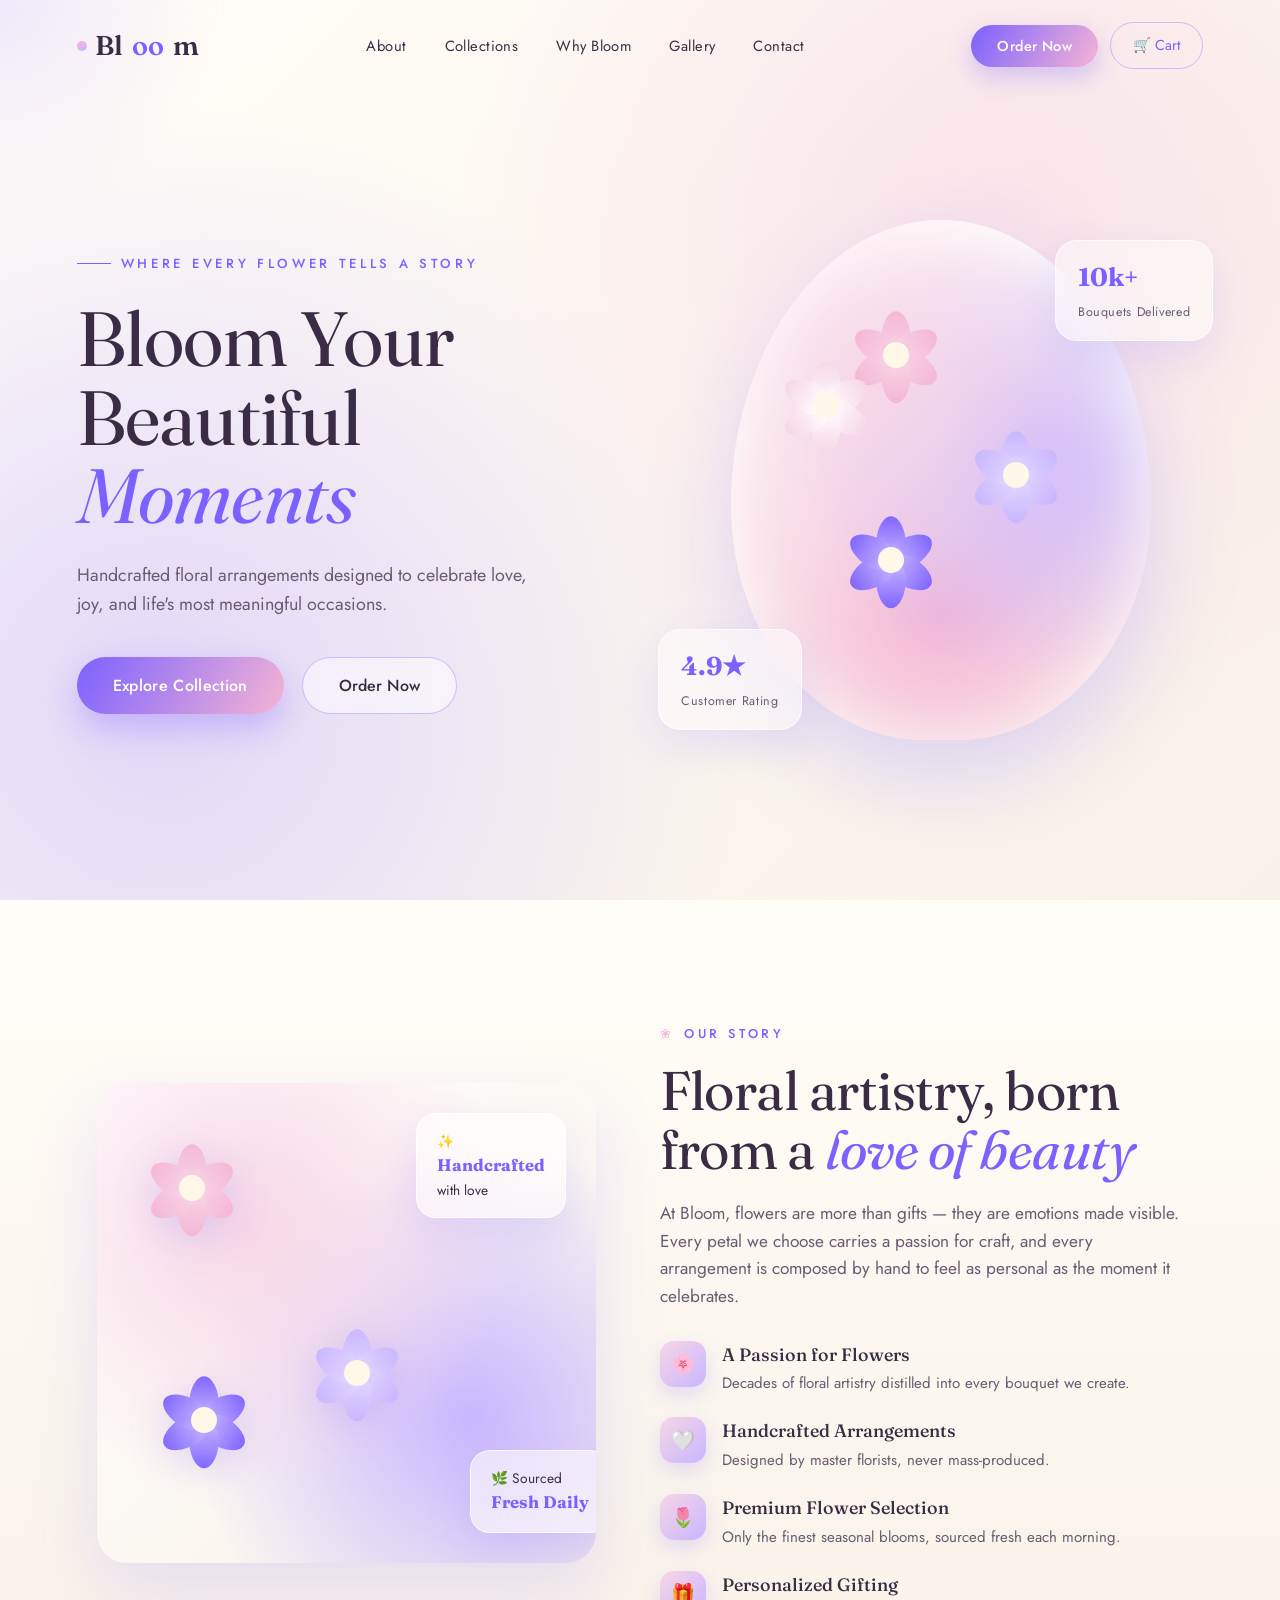
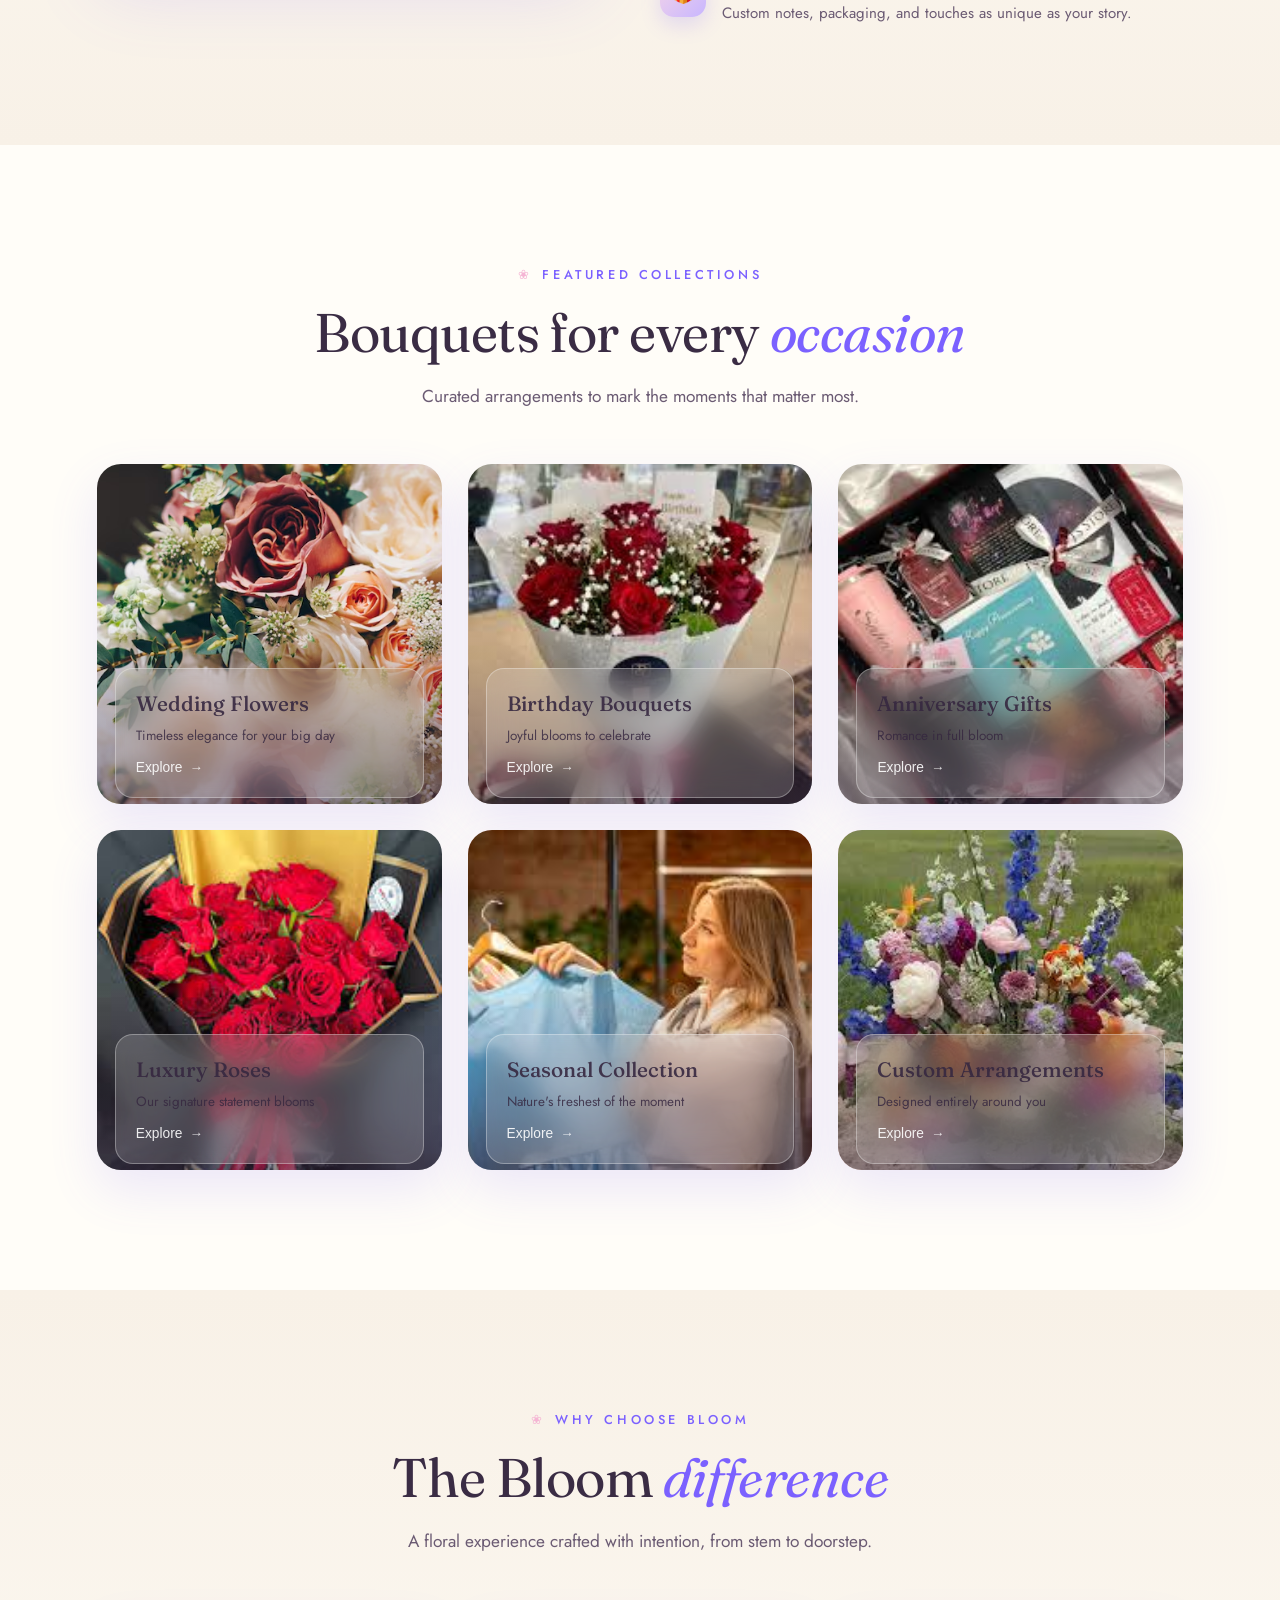
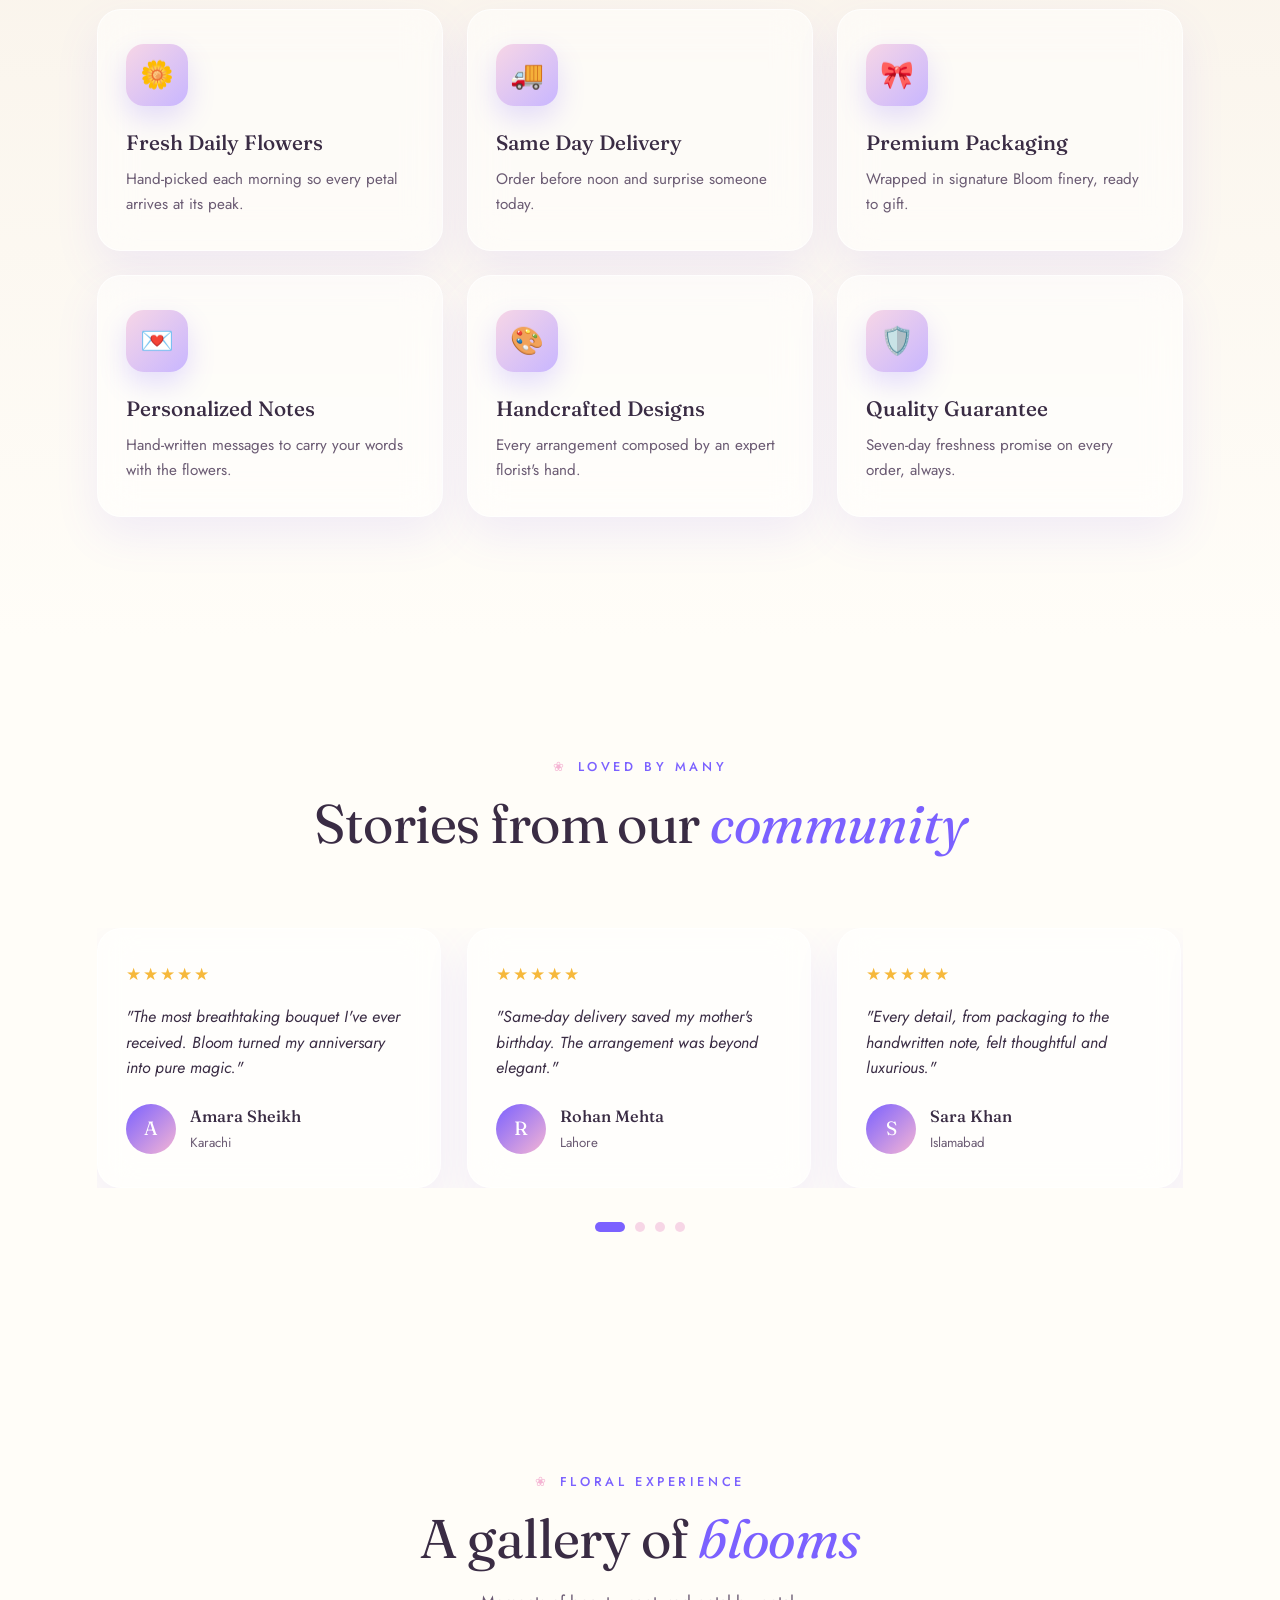
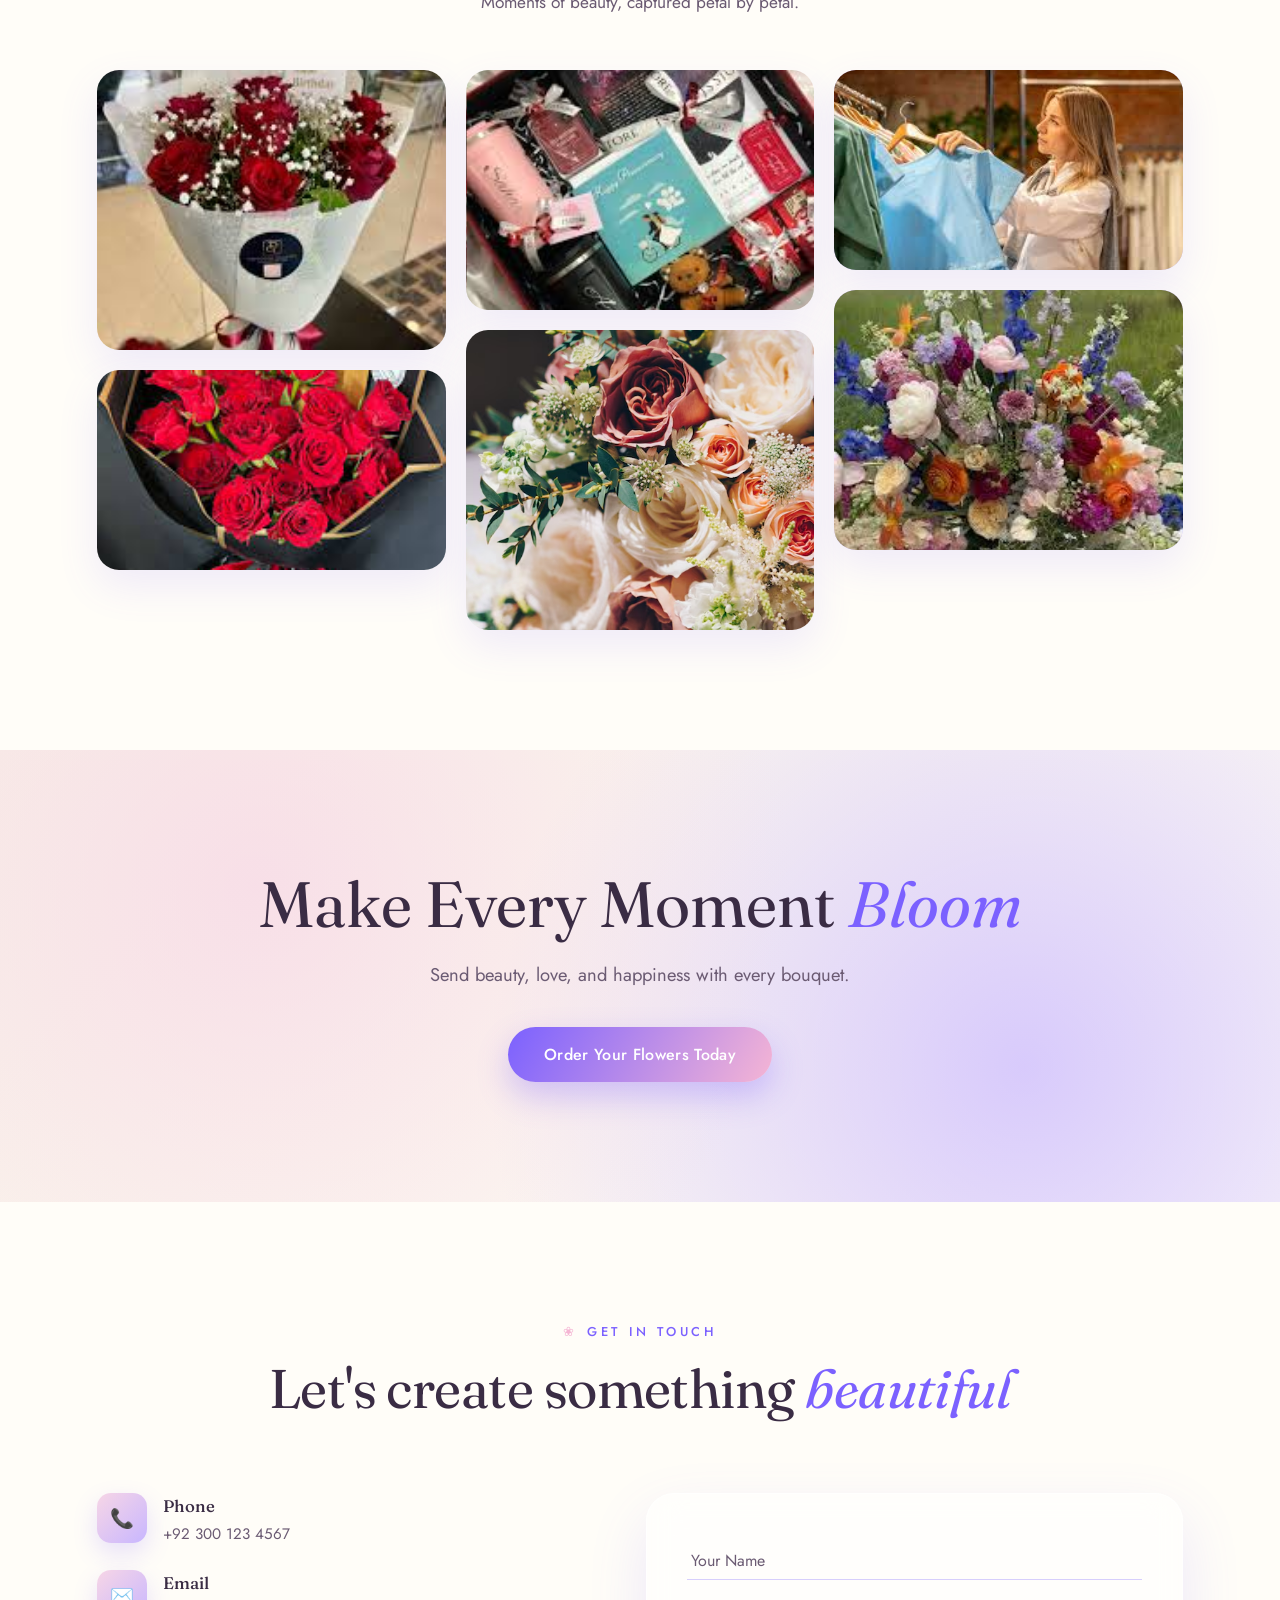
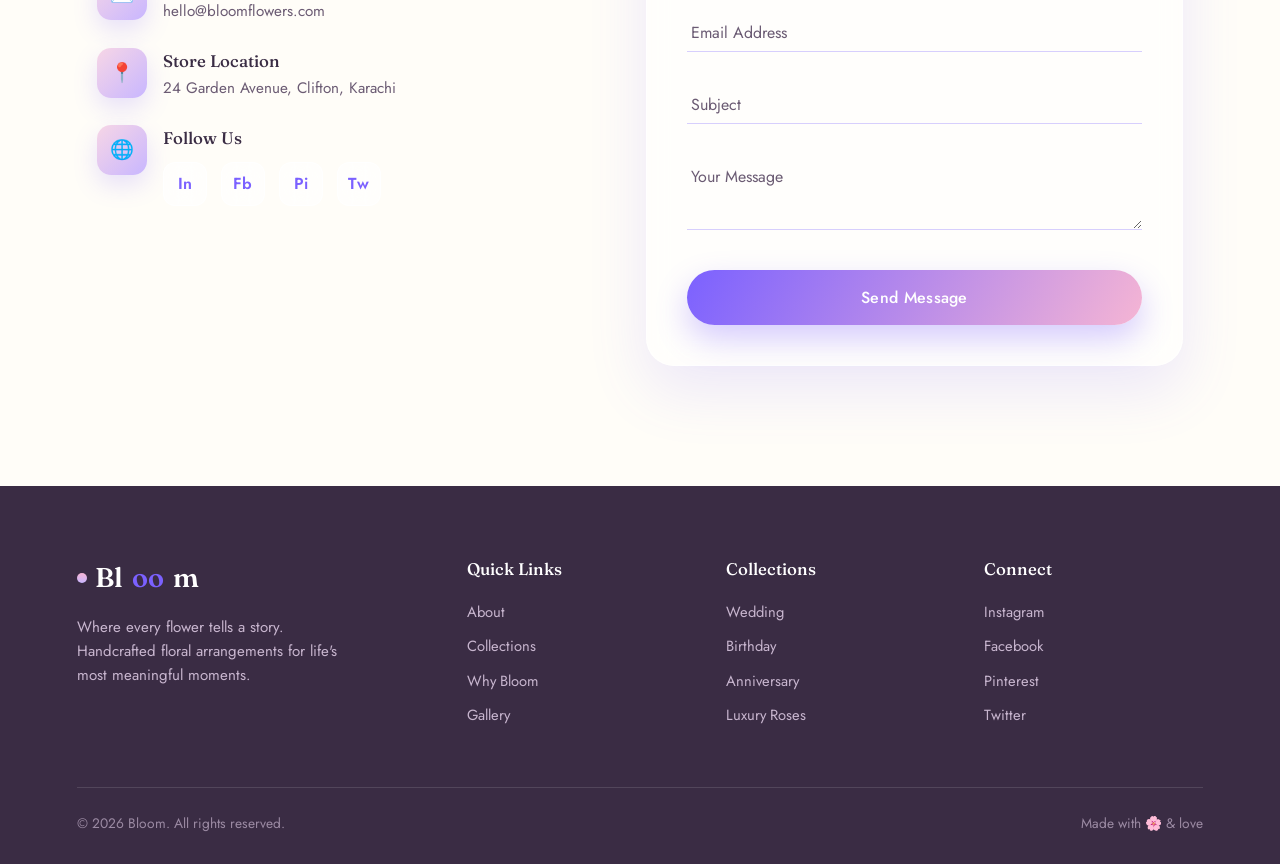
<file: index.html>
<!DOCTYPE html>
<html lang="en">
<head>
<meta charset="UTF-8">
<meta name="viewport" content="width=device-width, initial-scale=1.0">
<title>Bloom — Where Every Flower Tells a Story</title>
<link rel="preconnect" href="https://fonts.googleapis.com">
<link rel="preconnect" href="https://fonts.gstatic.com" crossorigin>
<link href="https://fonts.googleapis.com/css2?family=Fraunces:ital,opsz,wght@0,9..144,300;0,9..144,400;0,9..144,500;0,9..144,600;1,9..144,400&family=Jost:wght@300;400;500;600&display=swap" rel="stylesheet">
<link rel="stylesheet" href="style.css">
<link rel="stylesheet" href="cart.css">
</head>
<body>

<!-- Loader -->
<div id="loader">
  <div class="loader-flower"><span></span><span></span><span></span><span></span><span></span></div>
  <div class="loader-text">Bloom</div>
</div>

<div id="glow"></div>
<div id="petals"></div>
<div id="cart-toast"></div>

<!-- Nav -->
<nav id="nav">
  <div class="logo"><span class="dot"></span> Bl<b>oo</b>m</div>
  <ul class="nav-links">
    <li><a href="#about">About</a></li>
    <li><a href="#collections">Collections</a></li>
    <li><a href="#why">Why Bloom</a></li>
    <li><a href="#gallery">Gallery</a></li>
    <li><a href="#contact">Contact</a></li>
  </ul>
  <div style="display:flex;gap:12px;align-items:center">
    <button class="nav-cta">Order Now</button>
    <a class="nav-cart" href="cart.html">🛒 Cart <span id="cart-badge"></span></a>
  </div>
  <div class="burger"><span></span><span></span><span></span></div>
</nav>

<!-- Hero -->
<header class="hero">
  <div class="hero-grid">
    <div class="hero-text reveal">
      <span class="hero-eyebrow">Where Every Flower Tells a Story</span>
      <h1>Bloom Your<br>Beautiful <em>Moments</em></h1>
      <p class="sub">Handcrafted floral arrangements designed to celebrate love, joy, and life's most meaningful occasions.</p>
      <div class="hero-btns">
        <button class="btn-primary">Explore Collection</button>
        <button class="btn-ghost">Order Now</button>
      </div>
    </div>
    <div class="hero-visual reveal">
      <div class="bouquet">
        <div class="fl fl1"><span></span><span></span><span></span><span></span><span></span><span></span></div>
        <div class="fl fl2"><span></span><span></span><span></span><span></span><span></span><span></span></div>
        <div class="fl fl3"><span></span><span></span><span></span><span></span><span></span><span></span></div>
        <div class="fl fl4"><span></span><span></span><span></span><span></span><span></span><span></span></div>
      </div>
      <div class="glass-stat gs1"><b>10k+</b><small>Bouquets Delivered</small></div>
      <div class="glass-stat gs2"><b>4.9★</b><small>Customer Rating</small></div>
    </div>
  </div>
</header>

<!-- About -->
<section class="about section-pad" id="about">
  <div class="wrap about-grid">
    <div class="about-visual reveal">
      <div class="fl a1"><span></span><span></span><span></span><span></span><span></span><span></span></div>
      <div class="fl a2"><span></span><span></span><span></span><span></span><span></span><span></span></div>
      <div class="fl a3"><span></span><span></span><span></span><span></span><span></span><span></span></div>
      <div class="float-card fc1">🌿 Sourced <b>Fresh Daily</b></div>
      <div class="float-card fc2">✨ <b>Handcrafted</b> with love</div>
    </div>
    <div class="about-text reveal">
      <span class="eyebrow">Our Story</span>
      <h2 class="title">Floral artistry, born from a <em>love of beauty</em></h2>
      <p class="lead">At Bloom, flowers are more than gifts — they are emotions made visible. Every petal we choose carries a passion for craft, and every arrangement is composed by hand to feel as personal as the moment it celebrates.</p>
      <div class="about-points">
        <div class="about-point"><div class="ic">🌸</div><div><h4>A Passion for Flowers</h4><p>Decades of floral artistry distilled into every bouquet we create.</p></div></div>
        <div class="about-point"><div class="ic">🤍</div><div><h4>Handcrafted Arrangements</h4><p>Designed by master florists, never mass-produced.</p></div></div>
        <div class="about-point"><div class="ic">🌷</div><div><h4>Premium Flower Selection</h4><p>Only the finest seasonal blooms, sourced fresh each morning.</p></div></div>
        <div class="about-point"><div class="ic">🎁</div><div><h4>Personalized Gifting</h4><p>Custom notes, packaging, and touches as unique as your story.</p></div></div>
      </div>
    </div>
  </div>
</section>

<!-- Collections -->
<section class="section-pad" id="collections">
  <div class="wrap">
    <div class="center reveal">
      <span class="eyebrow">Featured Collections</span>
      <h2 class="title">Bouquets for every <em>occasion</em></h2>
      <p class="lead">Curated arrangements to mark the moments that matter most.</p>
    </div>
    <div class="coll-grid">
      <article class="coll-card reveal" onclick="location.href='wedding.html'"><div class="coll-bg" style="background-image:url('assests/weeding-image.avif')"></div><div class="coll-overlay"></div><div class="coll-glass"><h3>Wedding Flowers</h3><span>Timeless elegance for your big day</span><br><button class="coll-explore">Explore <span class="arr">→</span></button></div></article>
      <article class="coll-card reveal" onclick="location.href='birthday.html'"><div class="coll-bg" style="background-image:url('assests/birthdaybouqat.jpg')"></div><div class="coll-overlay"></div><div class="coll-glass"><h3>Birthday Bouquets</h3><span>Joyful blooms to celebrate</span><br><button class="coll-explore">Explore <span class="arr">→</span></button></div></article>
      <article class="coll-card reveal" onclick="location.href='anniversary.html'"><div class="coll-bg" style="background-image:url('assests/inniversory-gift.jpg')"></div><div class="coll-overlay"></div><div class="coll-glass"><h3>Anniversary Gifts</h3><span>Romance in full bloom</span><br><button class="coll-explore">Explore <span class="arr">→</span></button></div></article>
      <article class="coll-card reveal" onclick="location.href='luxury-roses.html'"><div class="coll-bg" style="background-image:url('assests/luxury-roses.jpg')"></div><div class="coll-overlay"></div><div class="coll-glass"><h3>Luxury Roses</h3><span>Our signature statement blooms</span><br><button class="coll-explore">Explore <span class="arr">→</span></button></div></article>
      <article class="coll-card reveal" onclick="location.href='seasonal.html'"><div class="coll-bg" style="background-image:url('assests/Seasonal-Collection.jpg')"></div><div class="coll-overlay"></div><div class="coll-glass"><h3>Seasonal Collection</h3><span>Nature's freshest of the moment</span><br><button class="coll-explore">Explore <span class="arr">→</span></button></div></article>
      <article class="coll-card reveal" onclick="location.href='custom.html'"><div class="coll-bg" style="background-image:url('assests/Custom-Arrangements.jpg')"></div><div class="coll-overlay"></div><div class="coll-glass"><h3>Custom Arrangements</h3><span>Designed entirely around you</span><br><button class="coll-explore">Explore <span class="arr">→</span></button></div></article>
    </div>
  </div>
</section>

<!-- Why -->
<section class="why section-pad" id="why">
  <div class="wrap">
    <div class="center reveal">
      <span class="eyebrow">Why Choose Bloom</span>
      <h2 class="title">The Bloom <em>difference</em></h2>
      <p class="lead">A floral experience crafted with intention, from stem to doorstep.</p>
    </div>
    <div class="why-grid">
      <div class="feat-card reveal"><div class="feat-ic">🌼</div><h4>Fresh Daily Flowers</h4><p>Hand-picked each morning so every petal arrives at its peak.</p></div>
      <div class="feat-card reveal"><div class="feat-ic">🚚</div><h4>Same Day Delivery</h4><p>Order before noon and surprise someone today.</p></div>
      <div class="feat-card reveal"><div class="feat-ic">🎀</div><h4>Premium Packaging</h4><p>Wrapped in signature Bloom finery, ready to gift.</p></div>
      <div class="feat-card reveal"><div class="feat-ic">💌</div><h4>Personalized Notes</h4><p>Hand-written messages to carry your words with the flowers.</p></div>
      <div class="feat-card reveal"><div class="feat-ic">🎨</div><h4>Handcrafted Designs</h4><p>Every arrangement composed by an expert florist's hand.</p></div>
      <div class="feat-card reveal"><div class="feat-ic">🛡️</div><h4>Quality Guarantee</h4><p>Seven-day freshness promise on every order, always.</p></div>
    </div>
  </div>
</section>

<!-- Testimonials -->
<section class="section-pad">
  <div class="wrap">
    <div class="center reveal">
      <span class="eyebrow">Loved by Many</span>
      <h2 class="title">Stories from our <em>community</em></h2>
    </div>
    <div class="tcarousel reveal">
      <div class="ttrack" id="ttrack">
        <div class="tcard"><div class="stars">★★★★★</div><p>"The most breathtaking bouquet I've ever received. Bloom turned my anniversary into pure magic."</p><div class="tperson"><div class="avatar">A</div><div><b>Amara Sheikh</b><small>Karachi</small></div></div></div>
        <div class="tcard"><div class="stars">★★★★★</div><p>"Same-day delivery saved my mother's birthday. The arrangement was beyond elegant."</p><div class="tperson"><div class="avatar">R</div><div><b>Rohan Mehta</b><small>Lahore</small></div></div></div>
        <div class="tcard"><div class="stars">★★★★★</div><p>"Every detail, from packaging to the handwritten note, felt thoughtful and luxurious."</p><div class="tperson"><div class="avatar">S</div><div><b>Sara Khan</b><small>Islamabad</small></div></div></div>
        <div class="tcard"><div class="stars">★★★★★</div><p>"Our wedding florals were a dream. Guests are still talking about them months later."</p><div class="tperson"><div class="avatar">L</div><div><b>Layla Ahmed</b><small>Dubai</small></div></div></div>
        <div class="tcard"><div class="stars">★★★★★</div><p>"I order from Bloom for every occasion now. Consistently stunning, never disappoints."</p><div class="tperson"><div class="avatar">F</div><div><b>Faisal Noor</b><small>Karachi</small></div></div></div>
        <div class="tcard"><div class="stars">★★★★★</div><p>"The custom arrangement perfectly captured the mood I described. True artistry."</p><div class="tperson"><div class="avatar">N</div><div><b>Nadia Iqbal</b><small>London</small></div></div></div>
      </div>
    </div>
    <div class="tdots" id="tdots"></div>
  </div>
</section>

<!-- Gallery -->
<section class="section-pad" id="gallery">
  <div class="wrap">
    <div class="center reveal">
      <span class="eyebrow">Floral Experience</span>
      <h2 class="title">A gallery of <em>blooms</em></h2>
      <p class="lead">Moments of beauty, captured petal by petal.</p>
    </div>
    <div class="gallery">
      <div class="gitem g1 reveal"><div class="gbg" style="background-image:url('assests/birthdaybouqat.jpg')"></div><span class="glabel">Signature Bouquets</span></div>
      <div class="gitem g2 reveal"><div class="gbg" style="background-image:url('assests/luxury-roses.jpg')"></div><span class="glabel">Luxury Roses</span></div>
      <div class="gitem g3 reveal"><div class="gbg" style="background-image:url('assests/inniversory-gift.jpg')"></div><span class="glabel">Gift Boxes</span></div>
      <div class="gitem g4 reveal"><div class="gbg" style="background-image:url('assests/weeding-image.avif')"></div><span class="glabel">Event Decorations</span></div>
      <div class="gitem g5 reveal"><div class="gbg" style="background-image:url('assests/Seasonal-Collection.jpg')"></div><span class="glabel">Seasonal Blooms</span></div>
      <div class="gitem g6 reveal"><div class="gbg" style="background-image:url('assests/Custom-Arrangements.jpg')"></div><span class="glabel">Luxury Arrangements</span></div>
    </div>
  </div>
</section>

<!-- CTA -->
<section class="cta reveal">
  <h2>Make Every Moment <em>Bloom</em></h2>
  <p>Send beauty, love, and happiness with every bouquet.</p>
  <button class="btn-primary">Order Your Flowers Today</button>
</section>

<!-- Contact -->
<section class="section-pad" id="contact">
  <div class="wrap">
    <div class="center reveal">
      <span class="eyebrow">Get in Touch</span>
      <h2 class="title">Let's create something <em>beautiful</em></h2>
    </div>
    <div class="contact-grid">
      <div class="contact-info reveal">
        <div class="ci-item"><div class="ic">📞</div><div><h4>Phone</h4><p>+92 300 123 4567</p></div></div>
        <div class="ci-item"><div class="ic">✉️</div><div><h4>Email</h4><p>hello@bloomflowers.com</p></div></div>
        <div class="ci-item"><div class="ic">📍</div><div><h4>Store Location</h4><p>24 Garden Avenue, Clifton, Karachi</p></div></div>
        <div class="ci-item"><div class="ic">🌐</div><div><h4>Follow Us</h4>
          <div class="socials"><a href="#">In</a><a href="#">Fb</a><a href="#">Pi</a><a href="#">Tw</a></div></div></div>
      </div>
      <div class="contact-form reveal">
        <div class="field"><input type="text" required><label>Your Name</label></div>
        <div class="field"><input type="email" required><label>Email Address</label></div>
        <div class="field"><input type="text" required><label>Subject</label></div>
        <div class="field"><textarea required></textarea><label>Your Message</label></div>
        <button class="btn-primary">Send Message</button>
      </div>
    </div>
  </div>
</section>

<!-- Footer -->
<footer>
  <div class="foot-grid">
    <div>
      <div class="logo"><span class="dot"></span> Bl<b>oo</b>m</div>
      <p>Where every flower tells a story. Handcrafted floral arrangements for life's most meaningful moments.</p>
    </div>
    <div class="foot-col"><h5>Quick Links</h5><a href="#about">About</a><a href="#collections">Collections</a><a href="#why">Why Bloom</a><a href="#gallery">Gallery</a></div>
    <div class="foot-col"><h5>Collections</h5><a href="wedding.html">Wedding</a><a href="birthday.html">Birthday</a><a href="anniversary.html">Anniversary</a><a href="luxury-roses.html">Luxury Roses</a></div>
    <div class="foot-col"><h5>Connect</h5><a href="#">Instagram</a><a href="#">Facebook</a><a href="#">Pinterest</a><a href="#">Twitter</a></div>
  </div>
  <div class="foot-bottom">
    <span>© 2026 Bloom. All rights reserved.</span>
    <span>Made with 🌸 &amp; love</span>
  </div>
</footer>

<script src="script.js"></script>
<script src="cart.js"></script>
</body>
</html>
</file>
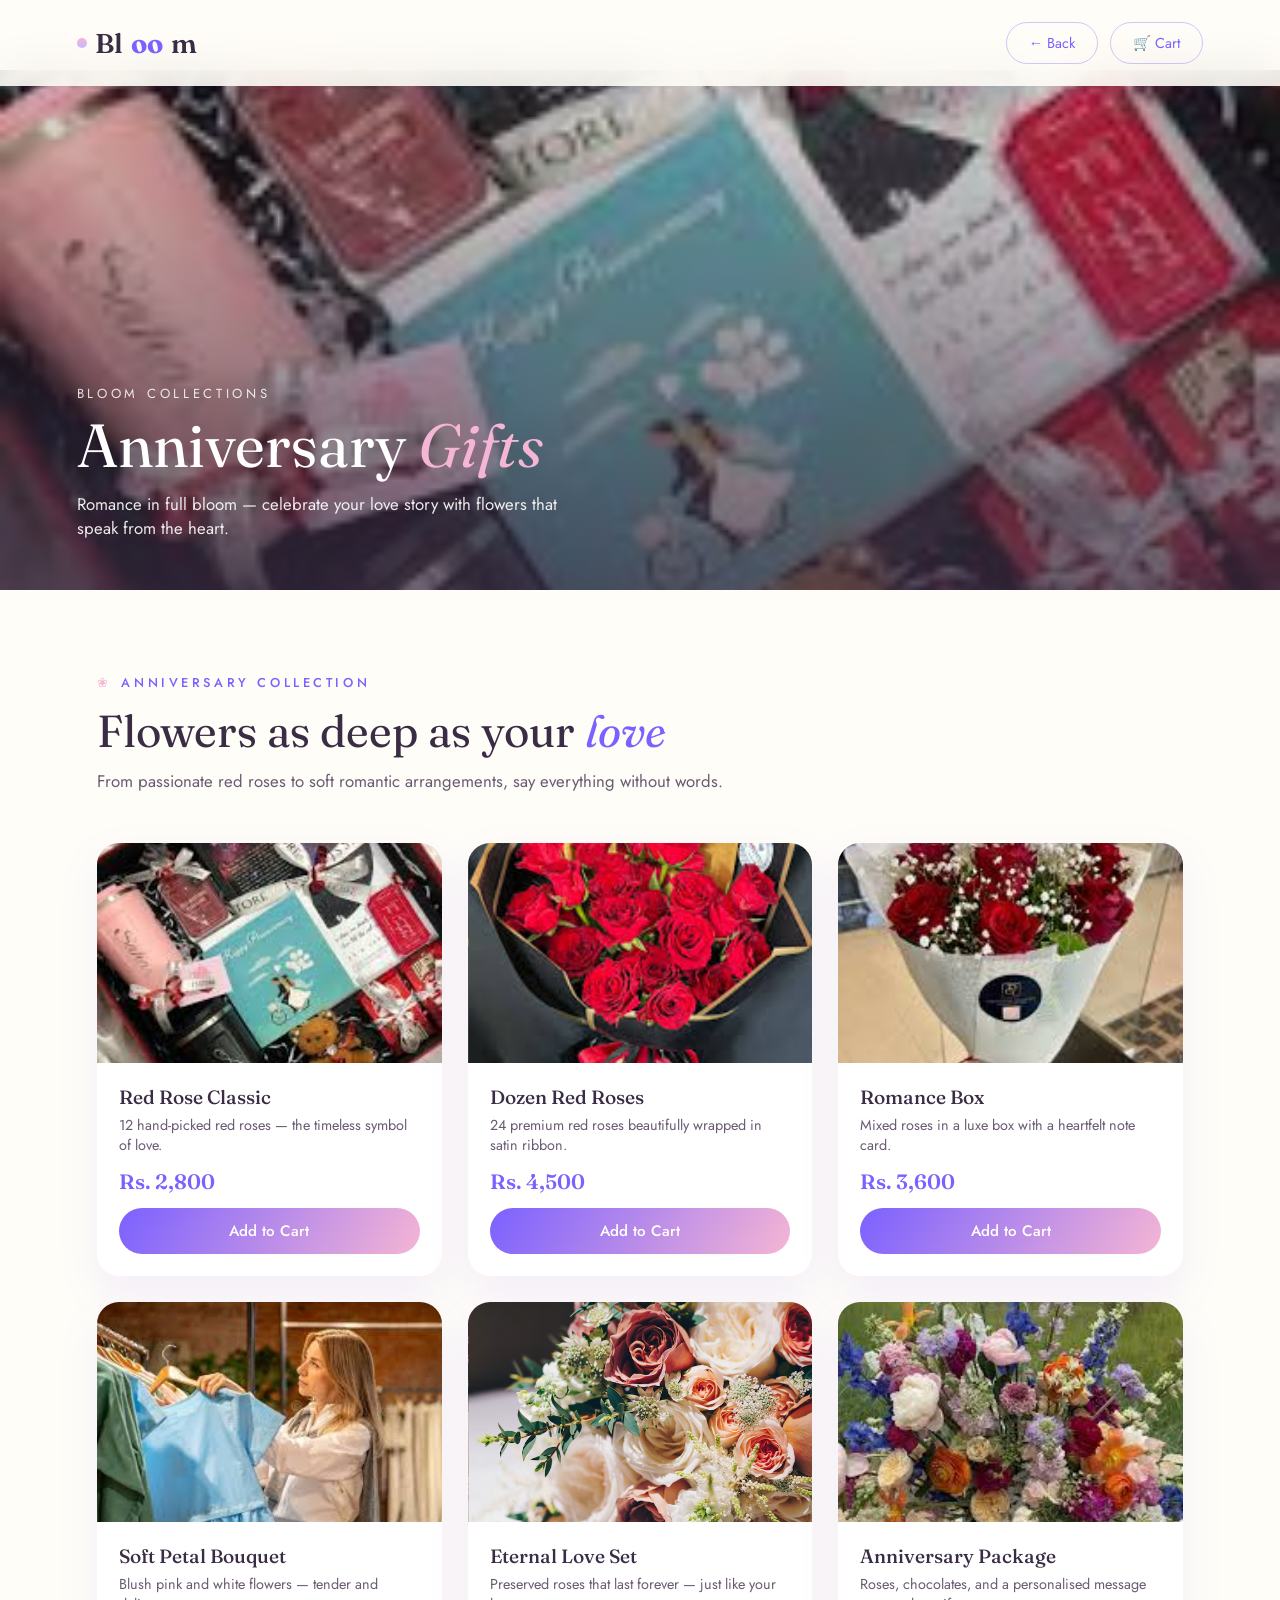
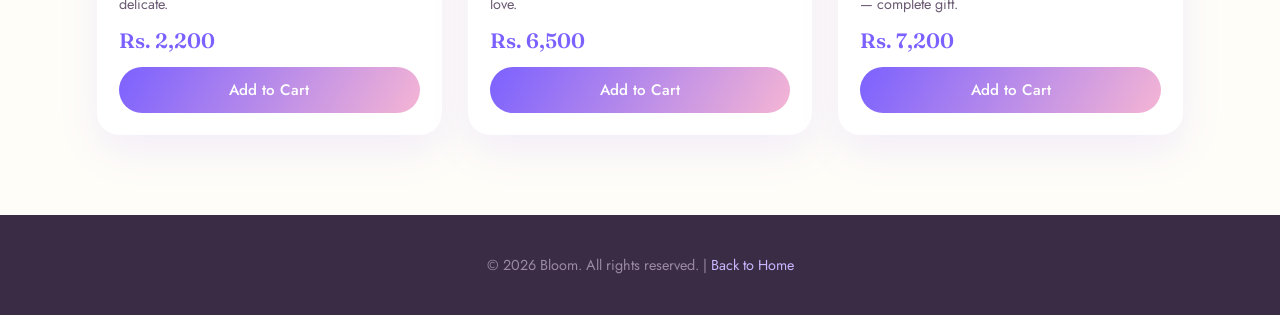
<file: anniversary.html>
<!DOCTYPE html>
<html lang="en">
<head>
<meta charset="UTF-8">
<meta name="viewport" content="width=device-width, initial-scale=1.0">
<title>Anniversary Gifts — Bloom</title>
<link href="https://fonts.googleapis.com/css2?family=Fraunces:ital,opsz,wght@0,9..144,300;0,9..144,400;0,9..144,500;1,9..144,400&family=Jost:wght@300;400;500;600&display=swap" rel="stylesheet">
<link rel="stylesheet" href="cart.css">
<style>
:root{--ivory:#FFFDF8;--cream:#F8F1E7;--blush:#F7D6E6;--lavender:#C8B6FF;--rose:#F5B5D4;--purple:#7B61FF;--ink:#3a2c44;--ink-soft:#6b5b73;--display:'Fraunces',serif;--body:'Jost',sans-serif}
*{margin:0;padding:0;box-sizing:border-box}
body{font-family:var(--body);color:var(--ink);background:var(--ivory);overflow-x:hidden}
nav{position:fixed;top:0;left:0;right:0;z-index:200;display:flex;align-items:center;justify-content:space-between;padding:22px 6vw;background:rgba(255,253,248,.88);backdrop-filter:blur(20px);box-shadow:0 8px 40px rgba(123,97,255,.07)}
.logo{font-family:var(--display);font-size:1.7rem;font-weight:600;display:flex;align-items:center;gap:8px;text-decoration:none;color:var(--ink)}
.logo b{color:var(--purple)}.logo .dot{width:10px;height:10px;border-radius:50%;background:linear-gradient(var(--rose),var(--lavender))}
.nav-right{display:flex;gap:12px;align-items:center}
.back-btn{padding:10px 22px;border-radius:30px;border:1.5px solid rgba(123,97,255,.35);background:transparent;color:var(--purple);font-family:var(--body);font-size:.9rem;text-decoration:none;transition:.3s}
.back-btn:hover{background:var(--purple);color:#fff}
.hero{height:520px;position:relative;display:flex;align-items:flex-end;padding:50px 6vw;margin-top:70px;overflow:hidden}
.hero-img{position:absolute;top:0;left:0;right:0;bottom:0;width:100%;height:100%;object-fit:cover}
.hero-overlay{position:absolute;top:0;left:0;right:0;bottom:0;background:linear-gradient(to top,rgba(58,44,68,.75),rgba(58,44,68,.15))}
.hero-text{position:relative;z-index:2;color:#fff}
.hero-text span{font-size:.82rem;letter-spacing:.28em;text-transform:uppercase;opacity:.85}
.hero-text h1{font-family:var(--display);font-size:clamp(2.2rem,5vw,3.8rem);font-weight:400;line-height:1.05;margin:10px 0 14px}
.hero-text h1 em{font-style:italic;color:var(--rose)}
.hero-text p{font-size:1.05rem;opacity:.9;max-width:500px}
.section{padding:80px 6vw;max-width:1240px;margin:0 auto}
.section-head{margin-bottom:50px}
.eyebrow{display:inline-flex;align-items:center;gap:10px;font-size:.8rem;letter-spacing:.28em;text-transform:uppercase;color:var(--purple);margin-bottom:14px;font-weight:500}
.eyebrow::before{content:"❀";color:var(--rose)}
h2{font-family:var(--display);font-weight:400;font-size:clamp(1.8rem,3.5vw,2.8rem);line-height:1.1;margin-bottom:14px}
h2 em{font-style:italic;color:var(--purple)}.lead{color:var(--ink-soft);font-size:1.05rem}
.grid{display:grid;grid-template-columns:repeat(3,1fr);gap:26px}
.card{border-radius:22px;overflow:hidden;background:#fff;box-shadow:0 16px 40px rgba(123,97,255,.1);transition:transform .4s,box-shadow .4s}
.card:hover{transform:translateY(-8px);box-shadow:0 28px 60px rgba(123,97,255,.2)}
.card-img{height:220px;background-size:cover;background-position:center}
.card-body{padding:22px}
.card-body h3{font-family:var(--display);font-weight:500;font-size:1.2rem;margin-bottom:6px}
.card-body p{color:var(--ink-soft);font-size:.9rem;margin-bottom:14px}
.price{font-family:var(--display);font-size:1.3rem;color:var(--purple);font-weight:600}
.add-btn{width:100%;margin-top:14px;padding:12px;border-radius:28px;border:none;cursor:pointer;background:linear-gradient(120deg,var(--purple),var(--rose));color:#fff;font-family:var(--body);font-size:.95rem;font-weight:500;transition:.3s}
.add-btn:hover{opacity:.88;transform:translateY(-2px)}
footer{background:var(--ink);color:#9b8aa3;padding:40px 6vw;text-align:center;font-size:.9rem}
footer a{color:var(--lavender);text-decoration:none}
@media(max-width:900px){.grid{grid-template-columns:1fr 1fr}}
@media(max-width:580px){.grid{grid-template-columns:1fr}}
</style>
</head>
<body>
<nav>
  <a class="logo" href="index.html"><span class="dot"></span> Bl<b>oo</b>m</a>
  <div class="nav-right">
    <a class="back-btn" href="index.html">← Back</a>
    <a class="cart-link" href="cart.html">🛒 Cart <span id="cart-badge"></span></a>
  </div>
</nav>
<div id="cart-toast"></div>
<div class="hero">
  <img class="hero-img" src="assests/inniversory-gift.jpg" alt="Anniversary Gifts">
  <div class="hero-overlay"></div>
  <div class="hero-text">
    <span>Bloom Collections</span>
    <h1>Anniversary <em>Gifts</em></h1>
    <p>Romance in full bloom — celebrate your love story with flowers that speak from the heart.</p>
  </div>
</div>
<div class="section">
  <div class="section-head">
    <span class="eyebrow">Anniversary Collection</span>
    <h2>Flowers as deep as your <em>love</em></h2>
    <p class="lead">From passionate red roses to soft romantic arrangements, say everything without words.</p>
  </div>
  <div class="grid">
    <div class="card">
      <div class="card-img" style="background-image:url('assests/inniversory-gift.jpg')"></div>
      <div class="card-body"><h3>Red Rose Classic</h3><p>12 hand-picked red roses — the timeless symbol of love.</p><div class="price">Rs. 2,800</div><button class="add-btn" data-id="a1" data-name="Red Rose Classic" data-price="2800" data-img="assests/inniversory-gift.jpg">Add to Cart</button></div>
    </div>
    <div class="card">
      <div class="card-img" style="background-image:url('assests/luxury-roses.jpg')"></div>
      <div class="card-body"><h3>Dozen Red Roses</h3><p>24 premium red roses beautifully wrapped in satin ribbon.</p><div class="price">Rs. 4,500</div><button class="add-btn" data-id="a2" data-name="Dozen Red Roses" data-price="4500" data-img="assests/luxury-roses.jpg">Add to Cart</button></div>
    </div>
    <div class="card">
      <div class="card-img" style="background-image:url('assests/birthdaybouqat.jpg')"></div>
      <div class="card-body"><h3>Romance Box</h3><p>Mixed roses in a luxe box with a heartfelt note card.</p><div class="price">Rs. 3,600</div><button class="add-btn" data-id="a3" data-name="Romance Box" data-price="3600" data-img="assests/birthdaybouqat.jpg">Add to Cart</button></div>
    </div>
    <div class="card">
      <div class="card-img" style="background-image:url('assests/Seasonal-Collection.jpg')"></div>
      <div class="card-body"><h3>Soft Petal Bouquet</h3><p>Blush pink and white flowers — tender and delicate.</p><div class="price">Rs. 2,200</div><button class="add-btn" data-id="a4" data-name="Soft Petal Bouquet" data-price="2200" data-img="assests/Seasonal-Collection.jpg">Add to Cart</button></div>
    </div>
    <div class="card">
      <div class="card-img" style="background-image:url('assests/weeding-image.avif')"></div>
      <div class="card-body"><h3>Eternal Love Set</h3><p>Preserved roses that last forever — just like your love.</p><div class="price">Rs. 6,500</div><button class="add-btn" data-id="a5" data-name="Eternal Love Set" data-price="6500" data-img="assests/weeding-image.avif">Add to Cart</button></div>
    </div>
    <div class="card">
      <div class="card-img" style="background-image:url('assests/Custom-Arrangements.jpg')"></div>
      <div class="card-body"><h3>Anniversary Package</h3><p>Roses, chocolates, and a personalised message — complete gift.</p><div class="price">Rs. 7,200</div><button class="add-btn" data-id="a6" data-name="Anniversary Package" data-price="7200" data-img="assests/Custom-Arrangements.jpg">Add to Cart</button></div>
    </div>
  </div>
</div>
<footer>© 2026 Bloom. All rights reserved. | <a href="index.html">Back to Home</a></footer>
<script src="cart.js"></script>
</body>
</html>
</file>
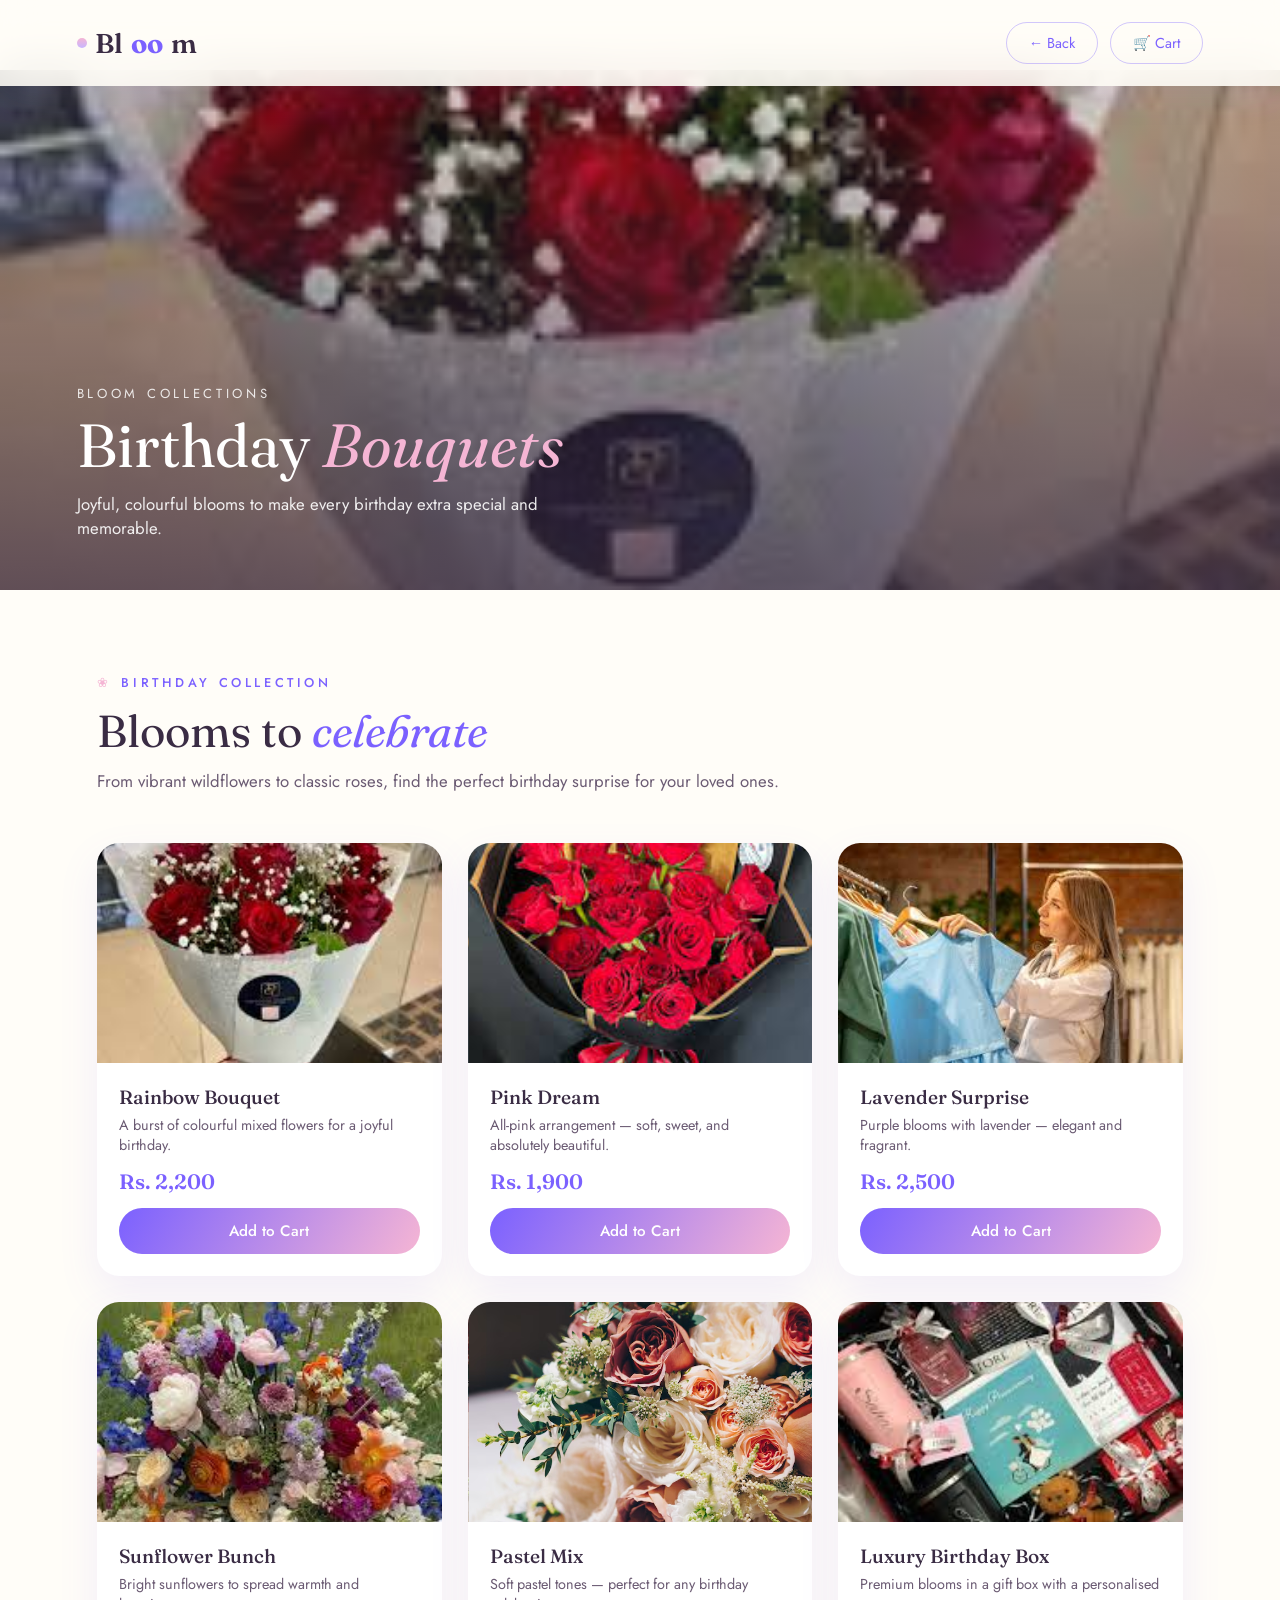
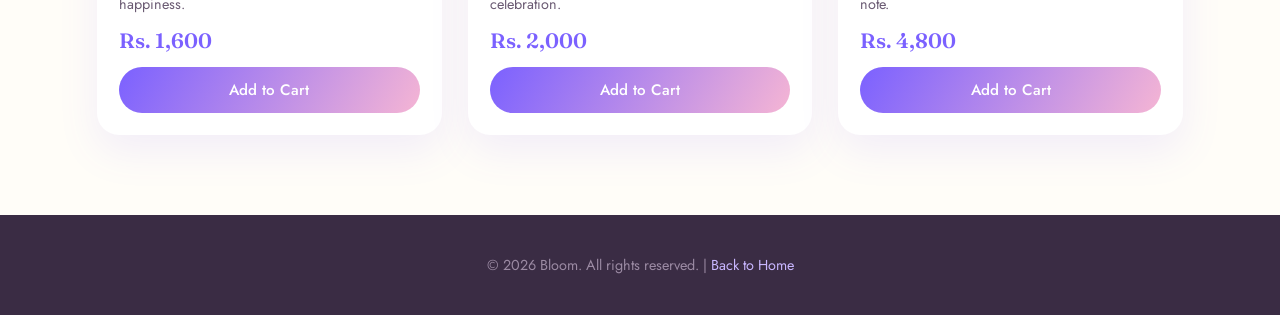
<file: birthday.html>
<!DOCTYPE html>
<html lang="en">
<head>
<meta charset="UTF-8">
<meta name="viewport" content="width=device-width, initial-scale=1.0">
<title>Birthday Bouquets — Bloom</title>
<link href="https://fonts.googleapis.com/css2?family=Fraunces:ital,opsz,wght@0,9..144,300;0,9..144,400;0,9..144,500;1,9..144,400&family=Jost:wght@300;400;500;600&display=swap" rel="stylesheet">
<link rel="stylesheet" href="cart.css">
<style>
:root{--ivory:#FFFDF8;--cream:#F8F1E7;--blush:#F7D6E6;--lavender:#C8B6FF;--rose:#F5B5D4;--purple:#7B61FF;--ink:#3a2c44;--ink-soft:#6b5b73;--display:'Fraunces',serif;--body:'Jost',sans-serif}
*{margin:0;padding:0;box-sizing:border-box}
body{font-family:var(--body);color:var(--ink);background:var(--ivory);overflow-x:hidden}
nav{position:fixed;top:0;left:0;right:0;z-index:200;display:flex;align-items:center;justify-content:space-between;padding:22px 6vw;background:rgba(255,253,248,.88);backdrop-filter:blur(20px);box-shadow:0 8px 40px rgba(123,97,255,.07)}
.logo{font-family:var(--display);font-size:1.7rem;font-weight:600;display:flex;align-items:center;gap:8px;text-decoration:none;color:var(--ink)}
.logo b{color:var(--purple)}.logo .dot{width:10px;height:10px;border-radius:50%;background:linear-gradient(var(--rose),var(--lavender))}
.nav-right{display:flex;gap:12px;align-items:center}
.back-btn{padding:10px 22px;border-radius:30px;border:1.5px solid rgba(123,97,255,.35);background:transparent;color:var(--purple);font-family:var(--body);font-size:.9rem;text-decoration:none;transition:.3s}
.back-btn:hover{background:var(--purple);color:#fff}
.hero{height:520px;position:relative;display:flex;align-items:flex-end;padding:50px 6vw;margin-top:70px;overflow:hidden}
.hero-img{position:absolute;top:0;left:0;right:0;bottom:0;width:100%;height:100%;object-fit:cover}
.hero-overlay{position:absolute;top:0;left:0;right:0;bottom:0;background:linear-gradient(to top,rgba(58,44,68,.75),rgba(58,44,68,.15))}
.hero-text{position:relative;z-index:2;color:#fff}
.hero-text span{font-size:.82rem;letter-spacing:.28em;text-transform:uppercase;opacity:.85}
.hero-text h1{font-family:var(--display);font-size:clamp(2.2rem,5vw,3.8rem);font-weight:400;line-height:1.05;margin:10px 0 14px}
.hero-text h1 em{font-style:italic;color:var(--rose)}
.hero-text p{font-size:1.05rem;opacity:.9;max-width:500px}
.section{padding:80px 6vw;max-width:1240px;margin:0 auto}
.section-head{margin-bottom:50px}
.eyebrow{display:inline-flex;align-items:center;gap:10px;font-size:.8rem;letter-spacing:.28em;text-transform:uppercase;color:var(--purple);margin-bottom:14px;font-weight:500}
.eyebrow::before{content:"❀";color:var(--rose)}
h2{font-family:var(--display);font-weight:400;font-size:clamp(1.8rem,3.5vw,2.8rem);line-height:1.1;margin-bottom:14px}
h2 em{font-style:italic;color:var(--purple)}.lead{color:var(--ink-soft);font-size:1.05rem}
.grid{display:grid;grid-template-columns:repeat(3,1fr);gap:26px}
.card{border-radius:22px;overflow:hidden;background:#fff;box-shadow:0 16px 40px rgba(123,97,255,.1);transition:transform .4s,box-shadow .4s}
.card:hover{transform:translateY(-8px);box-shadow:0 28px 60px rgba(123,97,255,.2)}
.card-img{height:220px;background-size:cover;background-position:center}
.card-body{padding:22px}
.card-body h3{font-family:var(--display);font-weight:500;font-size:1.2rem;margin-bottom:6px}
.card-body p{color:var(--ink-soft);font-size:.9rem;margin-bottom:14px}
.price{font-family:var(--display);font-size:1.3rem;color:var(--purple);font-weight:600}
.add-btn{width:100%;margin-top:14px;padding:12px;border-radius:28px;border:none;cursor:pointer;background:linear-gradient(120deg,var(--purple),var(--rose));color:#fff;font-family:var(--body);font-size:.95rem;font-weight:500;transition:.3s}
.add-btn:hover{opacity:.88;transform:translateY(-2px)}
footer{background:var(--ink);color:#9b8aa3;padding:40px 6vw;text-align:center;font-size:.9rem}
footer a{color:var(--lavender);text-decoration:none}
@media(max-width:900px){.grid{grid-template-columns:1fr 1fr}}
@media(max-width:580px){.grid{grid-template-columns:1fr}}
</style>
</head>
<body>
<nav>
  <a class="logo" href="index.html"><span class="dot"></span> Bl<b>oo</b>m</a>
  <div class="nav-right">
    <a class="back-btn" href="index.html">← Back</a>
    <a class="cart-link" href="cart.html">🛒 Cart <span id="cart-badge"></span></a>
  </div>
</nav>
<div id="cart-toast"></div>
<div class="hero">
  <img class="hero-img" src="assests/birthdaybouqat.jpg" alt="Birthday Bouquets">
  <div class="hero-overlay"></div>
  <div class="hero-text">
    <span>Bloom Collections</span>
    <h1>Birthday <em>Bouquets</em></h1>
    <p>Joyful, colourful blooms to make every birthday extra special and memorable.</p>
  </div>
</div>
<div class="section">
  <div class="section-head">
    <span class="eyebrow">Birthday Collection</span>
    <h2>Blooms to <em>celebrate</em></h2>
    <p class="lead">From vibrant wildflowers to classic roses, find the perfect birthday surprise for your loved ones.</p>
  </div>
  <div class="grid">
    <div class="card">
      <div class="card-img" style="background-image:url('assests/birthdaybouqat.jpg')"></div>
      <div class="card-body"><h3>Rainbow Bouquet</h3><p>A burst of colourful mixed flowers for a joyful birthday.</p><div class="price">Rs. 2,200</div><button class="add-btn" data-id="b1" data-name="Rainbow Bouquet" data-price="2200" data-img="assests/birthdaybouqat.jpg">Add to Cart</button></div>
    </div>
    <div class="card">
      <div class="card-img" style="background-image:url('assests/luxury-roses.jpg')"></div>
      <div class="card-body"><h3>Pink Dream</h3><p>All-pink arrangement — soft, sweet, and absolutely beautiful.</p><div class="price">Rs. 1,900</div><button class="add-btn" data-id="b2" data-name="Pink Dream" data-price="1900" data-img="assests/luxury-roses.jpg">Add to Cart</button></div>
    </div>
    <div class="card">
      <div class="card-img" style="background-image:url('assests/Seasonal-Collection.jpg')"></div>
      <div class="card-body"><h3>Lavender Surprise</h3><p>Purple blooms with lavender — elegant and fragrant.</p><div class="price">Rs. 2,500</div><button class="add-btn" data-id="b3" data-name="Lavender Surprise" data-price="2500" data-img="assests/Seasonal-Collection.jpg">Add to Cart</button></div>
    </div>
    <div class="card">
      <div class="card-img" style="background-image:url('assests/Custom-Arrangements.jpg')"></div>
      <div class="card-body"><h3>Sunflower Bunch</h3><p>Bright sunflowers to spread warmth and happiness.</p><div class="price">Rs. 1,600</div><button class="add-btn" data-id="b4" data-name="Sunflower Bunch" data-price="1600" data-img="assests/Custom-Arrangements.jpg">Add to Cart</button></div>
    </div>
    <div class="card">
      <div class="card-img" style="background-image:url('assests/weeding-image.avif')"></div>
      <div class="card-body"><h3>Pastel Mix</h3><p>Soft pastel tones — perfect for any birthday celebration.</p><div class="price">Rs. 2,000</div><button class="add-btn" data-id="b5" data-name="Pastel Mix" data-price="2000" data-img="assests/weeding-image.avif">Add to Cart</button></div>
    </div>
    <div class="card">
      <div class="card-img" style="background-image:url('assests/inniversory-gift.jpg')"></div>
      <div class="card-body"><h3>Luxury Birthday Box</h3><p>Premium blooms in a gift box with a personalised note.</p><div class="price">Rs. 4,800</div><button class="add-btn" data-id="b6" data-name="Luxury Birthday Box" data-price="4800" data-img="assests/inniversory-gift.jpg">Add to Cart</button></div>
    </div>
  </div>
</div>
<footer>© 2026 Bloom. All rights reserved. | <a href="index.html">Back to Home</a></footer>
<script src="cart.js"></script>
</body>
</html>
</file>
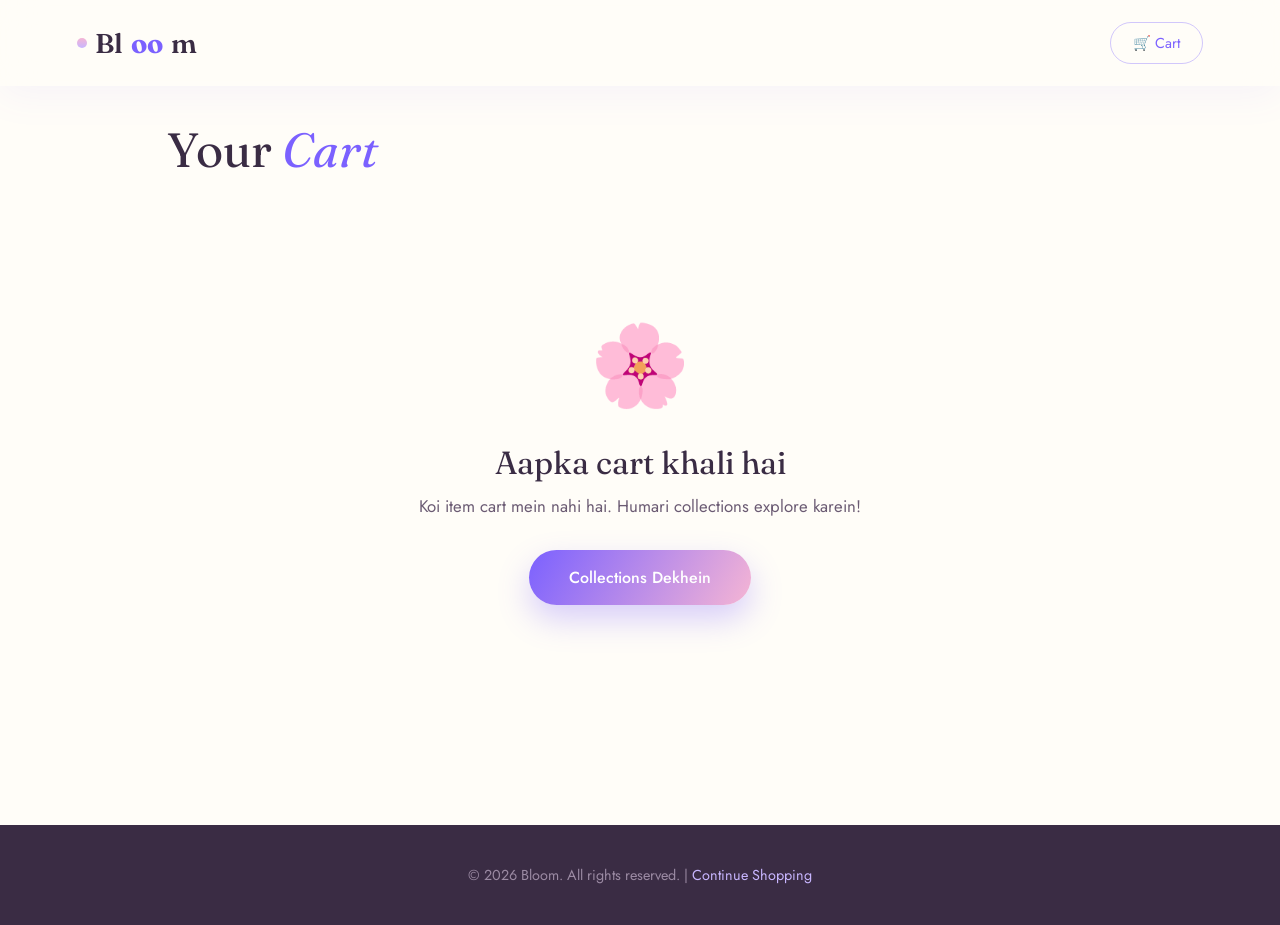
<file: cart.html>
<!DOCTYPE html>
<html lang="en">
<head>
<meta charset="UTF-8">
<meta name="viewport" content="width=device-width, initial-scale=1.0">
<title>Your Cart — Bloom</title>
<link href="https://fonts.googleapis.com/css2?family=Fraunces:ital,opsz,wght@0,9..144,300;0,9..144,400;0,9..144,500;1,9..144,400&family=Jost:wght@300;400;500;600&display=swap" rel="stylesheet">
<link rel="stylesheet" href="cart.css">
<style>
:root{--ivory:#FFFDF8;--cream:#F8F1E7;--blush:#F7D6E6;--lavender:#C8B6FF;--rose:#F5B5D4;--purple:#7B61FF;--ink:#3a2c44;--ink-soft:#6b5b73;--display:'Fraunces',serif;--body:'Jost',sans-serif}
*{margin:0;padding:0;box-sizing:border-box}
body{font-family:var(--body);color:var(--ink);background:var(--ivory);overflow-x:hidden}
nav{position:fixed;top:0;left:0;right:0;z-index:200;display:flex;align-items:center;justify-content:space-between;padding:22px 6vw;background:rgba(255,253,248,.88);backdrop-filter:blur(20px);box-shadow:0 8px 40px rgba(123,97,255,.07)}
.logo{font-family:var(--display);font-size:1.7rem;font-weight:600;display:flex;align-items:center;gap:8px;text-decoration:none;color:var(--ink)}
.logo b{color:var(--purple)}.logo .dot{width:10px;height:10px;border-radius:50%;background:linear-gradient(var(--rose),var(--lavender))}
footer{background:var(--ink);color:#9b8aa3;padding:40px 6vw;text-align:center;font-size:.9rem;margin-top:60px}
footer a{color:var(--lavender);text-decoration:none}
</style>
</head>
<body>

<nav>
  <a class="logo" href="index.html"><span class="dot"></span> Bl<b>oo</b>m</a>
  <a class="cart-link" href="cart.html">🛒 Cart <span id="cart-badge"></span></a>
</nav>

<div id="cart-toast"></div>

<div class="cart-page">
  <h1>Your <em>Cart</em></h1>
  <p class="cart-subtitle" id="cart-count-text"></p>
  <div id="cart-body"></div>
</div>

<footer>© 2026 Bloom. All rights reserved. | <a href="index.html">Continue Shopping</a></footer>

<script src="cart.js"></script>
<script>
function renderCart() {
  const cart = Cart.get();
  const body = document.getElementById('cart-body');
  const countText = document.getElementById('cart-count-text');

  if (cart.items.length === 0) {
    countText.textContent = '';
    body.innerHTML = `
      <div class="empty-cart">
        <div class="empty-icon">🌸</div>
        <h2>Aapka cart khali hai</h2>
        <p>Koi item cart mein nahi hai. Humari collections explore karein!</p>
        <a href="index.html" class="btn-shop">Collections Dekhein</a>
      </div>`;
    return;
  }

  countText.textContent = `${Cart.count()} item(s) cart mein hain`;

  const itemsHtml = cart.items.map(item => `
    <div class="cart-item">
      <div class="item-img" style="background-image:url('${item.image}')"></div>
      <div class="item-info">
        <h3>${item.name}</h3>
        <div class="item-unit-price">Rs. ${item.price.toLocaleString()} per item</div>
      </div>
      <div class="qty-controls">
        <button class="qty-btn" onclick="changeQty('${item.id}',-1)">−</button>
        <span class="qty-num">${item.quantity}</span>
        <button class="qty-btn" onclick="changeQty('${item.id}',1)">+</button>
      </div>
      <div class="item-subtotal">Rs. ${(item.price * item.quantity).toLocaleString()}</div>
      <button class="remove-btn" onclick="removeItem('${item.id}')" title="Remove">✕</button>
    </div>`).join('');

  const total = Cart.total();
  const delivery = 0;

  body.innerHTML = `
    <div class="cart-layout">
      <div class="cart-items">${itemsHtml}</div>
      <div class="cart-summary">
        <h3>Order Summary</h3>
        <div class="summary-row"><span>Subtotal</span><span>Rs. ${total.toLocaleString()}</span></div>
        <div class="summary-row"><span>Delivery</span><span style="color:#27ae60;font-weight:600">Free</span></div>
        <div class="summary-row total"><span>Total</span><span>Rs. ${total.toLocaleString()}</span></div>
        <button class="checkout-btn" onclick="checkout()">🌸 Checkout Karen</button>
        <a href="index.html" class="continue-link">← Shopping jari rakhein</a>
      </div>
    </div>`;
}

function changeQty(id, delta) {
  Cart.updateQty(id, delta);
  renderCart();
}

function removeItem(id) {
  Cart.remove(id);
  renderCart();
}

function checkout() {
  localStorage.removeItem('bloom-cart');
  document.querySelector('.cart-page').innerHTML = `
    <div class="success-msg">
      <div class="success-icon">🌸</div>
      <h2>Order Place Ho Gaya!</h2>
      <p>Shukriya! Hamari team aapse jald hi rabta karegi aur delivery confirm karegi.</p>
      <a href="index.html" class="btn-shop">Wapas Jain</a>
    </div>`;
  document.getElementById('cart-badge').style.display = 'none';
}

renderCart();
</script>
</body>
</html>
</file>
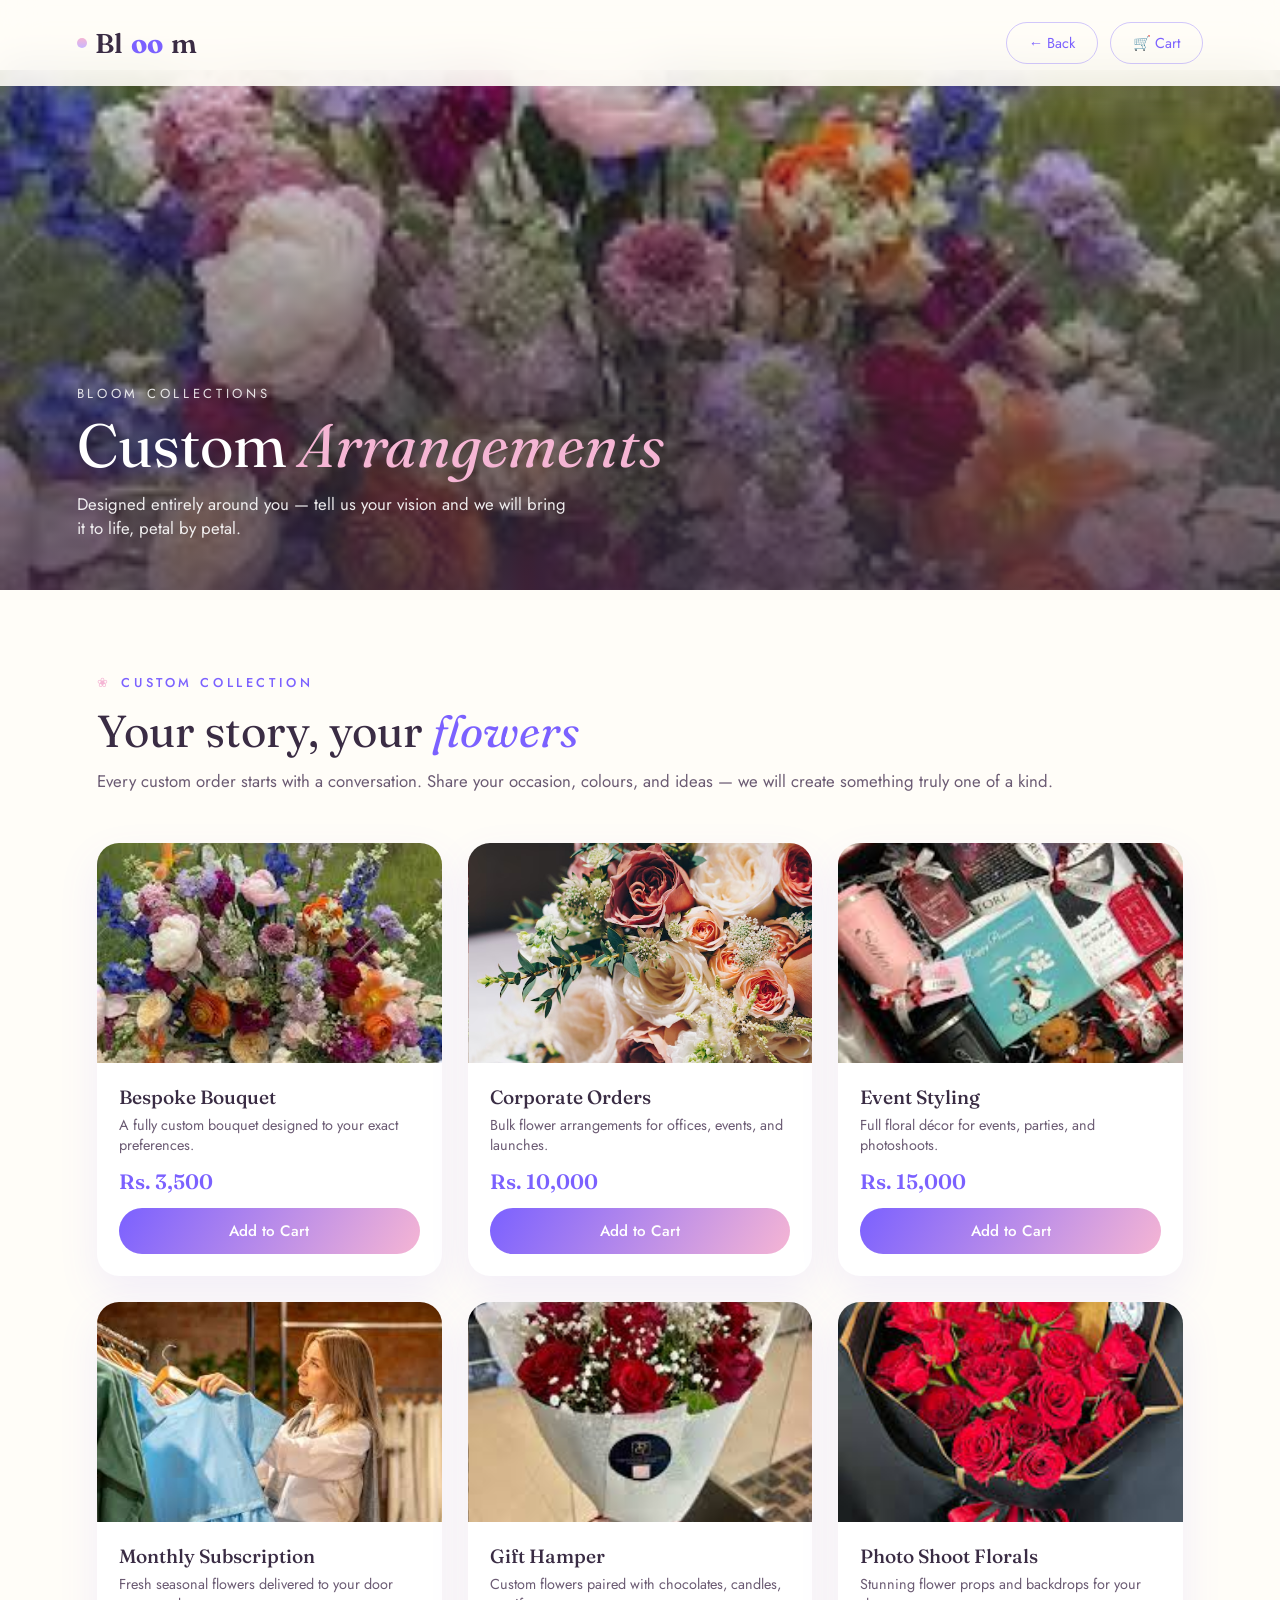
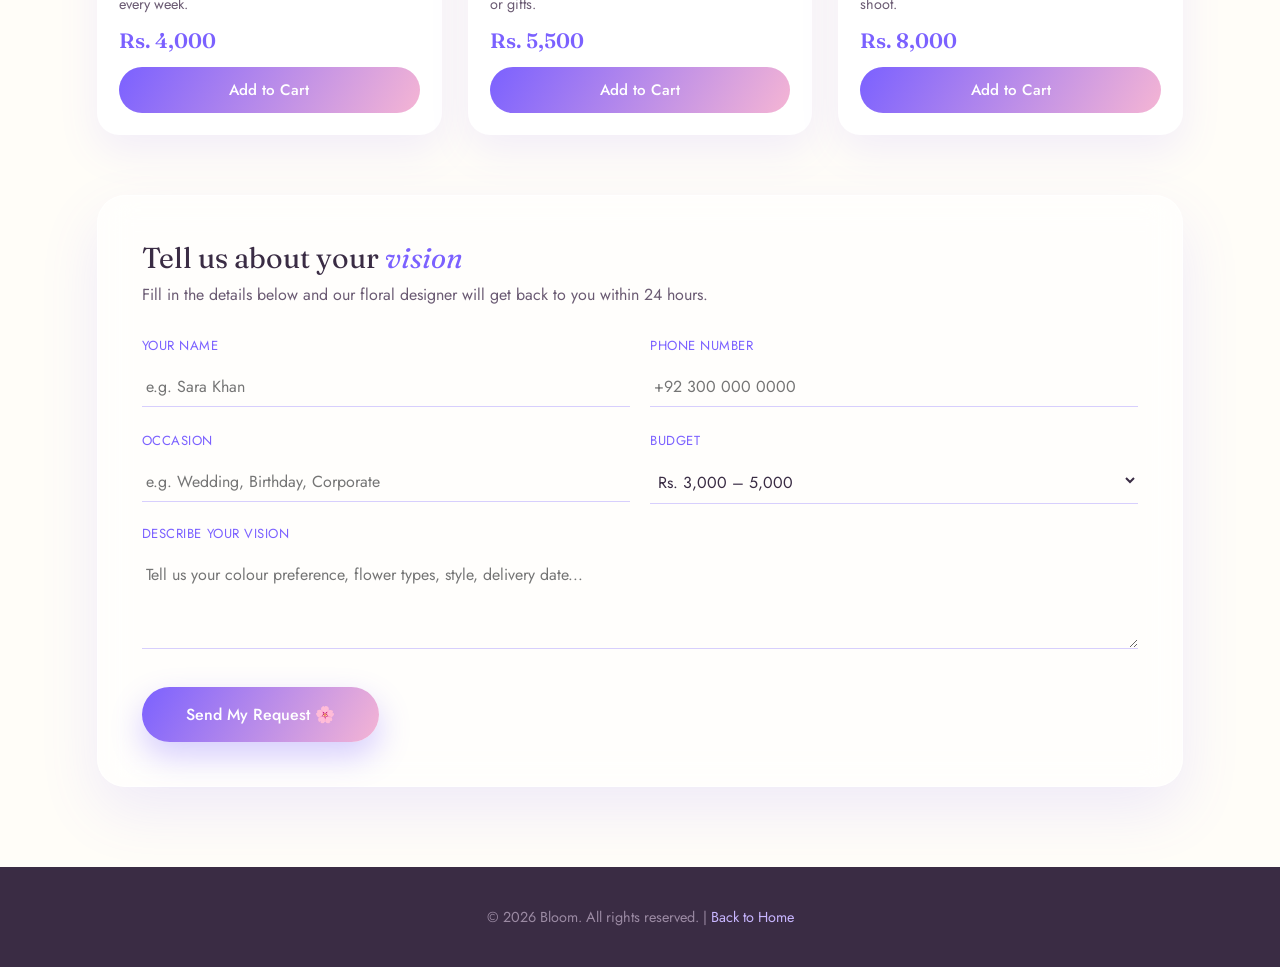
<file: custom.html>
<!DOCTYPE html>
<html lang="en">
<head>
<meta charset="UTF-8">
<meta name="viewport" content="width=device-width, initial-scale=1.0">
<title>Custom Arrangements — Bloom</title>
<link href="https://fonts.googleapis.com/css2?family=Fraunces:ital,opsz,wght@0,9..144,300;0,9..144,400;0,9..144,500;1,9..144,400&family=Jost:wght@300;400;500;600&display=swap" rel="stylesheet">
<link rel="stylesheet" href="cart.css">
<style>
:root{--ivory:#FFFDF8;--cream:#F8F1E7;--blush:#F7D6E6;--lavender:#C8B6FF;--rose:#F5B5D4;--purple:#7B61FF;--ink:#3a2c44;--ink-soft:#6b5b73;--display:'Fraunces',serif;--body:'Jost',sans-serif}
*{margin:0;padding:0;box-sizing:border-box}
body{font-family:var(--body);color:var(--ink);background:var(--ivory);overflow-x:hidden}
nav{position:fixed;top:0;left:0;right:0;z-index:200;display:flex;align-items:center;justify-content:space-between;padding:22px 6vw;background:rgba(255,253,248,.88);backdrop-filter:blur(20px);box-shadow:0 8px 40px rgba(123,97,255,.07)}
.logo{font-family:var(--display);font-size:1.7rem;font-weight:600;display:flex;align-items:center;gap:8px;text-decoration:none;color:var(--ink)}
.logo b{color:var(--purple)}.logo .dot{width:10px;height:10px;border-radius:50%;background:linear-gradient(var(--rose),var(--lavender))}
.nav-right{display:flex;gap:12px;align-items:center}
.back-btn{padding:10px 22px;border-radius:30px;border:1.5px solid rgba(123,97,255,.35);background:transparent;color:var(--purple);font-family:var(--body);font-size:.9rem;text-decoration:none;transition:.3s}
.back-btn:hover{background:var(--purple);color:#fff}
.hero{height:520px;position:relative;display:flex;align-items:flex-end;padding:50px 6vw;margin-top:70px;overflow:hidden}
.hero-img{position:absolute;top:0;left:0;right:0;bottom:0;width:100%;height:100%;object-fit:cover}
.hero-overlay{position:absolute;top:0;left:0;right:0;bottom:0;background:linear-gradient(to top,rgba(58,44,68,.75),rgba(58,44,68,.15))}
.hero-text{position:relative;z-index:2;color:#fff}
.hero-text span{font-size:.82rem;letter-spacing:.28em;text-transform:uppercase;opacity:.85}
.hero-text h1{font-family:var(--display);font-size:clamp(2.2rem,5vw,3.8rem);font-weight:400;line-height:1.05;margin:10px 0 14px}
.hero-text h1 em{font-style:italic;color:var(--rose)}
.hero-text p{font-size:1.05rem;opacity:.9;max-width:500px}
.section{padding:80px 6vw;max-width:1240px;margin:0 auto}
.section-head{margin-bottom:50px}
.eyebrow{display:inline-flex;align-items:center;gap:10px;font-size:.8rem;letter-spacing:.28em;text-transform:uppercase;color:var(--purple);margin-bottom:14px;font-weight:500}
.eyebrow::before{content:"❀";color:var(--rose)}
h2{font-family:var(--display);font-weight:400;font-size:clamp(1.8rem,3.5vw,2.8rem);line-height:1.1;margin-bottom:14px}
h2 em{font-style:italic;color:var(--purple)}.lead{color:var(--ink-soft);font-size:1.05rem}
.grid{display:grid;grid-template-columns:repeat(3,1fr);gap:26px}
.card{border-radius:22px;overflow:hidden;background:#fff;box-shadow:0 16px 40px rgba(123,97,255,.1);transition:transform .4s,box-shadow .4s}
.card:hover{transform:translateY(-8px);box-shadow:0 28px 60px rgba(123,97,255,.2)}
.card-img{height:220px;background-size:cover;background-position:center}
.card-body{padding:22px}
.card-body h3{font-family:var(--display);font-weight:500;font-size:1.2rem;margin-bottom:6px}
.card-body p{color:var(--ink-soft);font-size:.9rem;margin-bottom:14px}
.price{font-family:var(--display);font-size:1.3rem;color:var(--purple);font-weight:600}
.add-btn{width:100%;margin-top:14px;padding:12px;border-radius:28px;border:none;cursor:pointer;background:linear-gradient(120deg,var(--purple),var(--rose));color:#fff;font-family:var(--body);font-size:.95rem;font-weight:500;transition:.3s}
.add-btn:hover{opacity:.88;transform:translateY(-2px)}
.form-section{background:rgba(255,255,255,.6);backdrop-filter:blur(18px);border:1px solid rgba(255,255,255,.7);border-radius:28px;padding:44px;box-shadow:0 24px 60px rgba(123,97,255,.12);margin-top:60px}
.form-section h3{font-family:var(--display);font-size:1.8rem;font-weight:400;margin-bottom:8px}
.form-section h3 em{font-style:italic;color:var(--purple)}
.form-section p{color:var(--ink-soft);margin-bottom:30px}
.form-grid{display:grid;grid-template-columns:1fr 1fr;gap:20px}
.field{position:relative;margin-bottom:4px}
.field input,.field textarea,.field select{width:100%;background:transparent;border:none;border-bottom:1.5px solid rgba(123,97,255,.3);padding:14px 4px 8px;font-family:var(--body);font-size:1rem;color:var(--ink);outline:none}
.field select{cursor:pointer}
.field textarea{resize:vertical;min-height:100px}
.field label{display:block;font-size:.82rem;color:var(--purple);letter-spacing:.04em;margin-bottom:6px;text-transform:uppercase}
.submit-btn{margin-top:28px;padding:16px 44px;border-radius:34px;border:none;cursor:pointer;background:linear-gradient(120deg,var(--purple),var(--rose));color:#fff;font-family:var(--body);font-size:1rem;font-weight:500;box-shadow:0 14px 32px rgba(123,97,255,.32);transition:.35s}
.submit-btn:hover{transform:translateY(-3px);box-shadow:0 20px 44px rgba(123,97,255,.42)}
footer{background:var(--ink);color:#9b8aa3;padding:40px 6vw;text-align:center;font-size:.9rem}
footer a{color:var(--lavender);text-decoration:none}
@media(max-width:900px){.grid{grid-template-columns:1fr 1fr}.form-grid{grid-template-columns:1fr}}
@media(max-width:580px){.grid{grid-template-columns:1fr}}
</style>
</head>
<body>
<nav>
  <a class="logo" href="index.html"><span class="dot"></span> Bl<b>oo</b>m</a>
  <div class="nav-right">
    <a class="back-btn" href="index.html">← Back</a>
    <a class="cart-link" href="cart.html">🛒 Cart <span id="cart-badge"></span></a>
  </div>
</nav>
<div id="cart-toast"></div>
<div class="hero">
  <img class="hero-img" src="assests/Custom-Arrangements.jpg" alt="Custom Arrangements">
  <div class="hero-overlay"></div>
  <div class="hero-text">
    <span>Bloom Collections</span>
    <h1>Custom <em>Arrangements</em></h1>
    <p>Designed entirely around you — tell us your vision and we will bring it to life, petal by petal.</p>
  </div>
</div>
<div class="section">
  <div class="section-head">
    <span class="eyebrow">Custom Collection</span>
    <h2>Your story, your <em>flowers</em></h2>
    <p class="lead">Every custom order starts with a conversation. Share your occasion, colours, and ideas — we will create something truly one of a kind.</p>
  </div>
  <div class="grid">
    <div class="card">
      <div class="card-img" style="background-image:url('assests/Custom-Arrangements.jpg')"></div>
      <div class="card-body"><h3>Bespoke Bouquet</h3><p>A fully custom bouquet designed to your exact preferences.</p><div class="price">Rs. 3,500</div><button class="add-btn" data-id="c1" data-name="Bespoke Bouquet" data-price="3500" data-img="assests/Custom-Arrangements.jpg">Add to Cart</button></div>
    </div>
    <div class="card">
      <div class="card-img" style="background-image:url('assests/weeding-image.avif')"></div>
      <div class="card-body"><h3>Corporate Orders</h3><p>Bulk flower arrangements for offices, events, and launches.</p><div class="price">Rs. 10,000</div><button class="add-btn" data-id="c2" data-name="Corporate Orders" data-price="10000" data-img="assests/weeding-image.avif">Add to Cart</button></div>
    </div>
    <div class="card">
      <div class="card-img" style="background-image:url('assests/inniversory-gift.jpg')"></div>
      <div class="card-body"><h3>Event Styling</h3><p>Full floral décor for events, parties, and photoshoots.</p><div class="price">Rs. 15,000</div><button class="add-btn" data-id="c3" data-name="Event Styling" data-price="15000" data-img="assests/inniversory-gift.jpg">Add to Cart</button></div>
    </div>
    <div class="card">
      <div class="card-img" style="background-image:url('assests/Seasonal-Collection.jpg')"></div>
      <div class="card-body"><h3>Monthly Subscription</h3><p>Fresh seasonal flowers delivered to your door every week.</p><div class="price">Rs. 4,000</div><button class="add-btn" data-id="c4" data-name="Monthly Subscription" data-price="4000" data-img="assests/Seasonal-Collection.jpg">Add to Cart</button></div>
    </div>
    <div class="card">
      <div class="card-img" style="background-image:url('assests/birthdaybouqat.jpg')"></div>
      <div class="card-body"><h3>Gift Hamper</h3><p>Custom flowers paired with chocolates, candles, or gifts.</p><div class="price">Rs. 5,500</div><button class="add-btn" data-id="c5" data-name="Gift Hamper" data-price="5500" data-img="assests/birthdaybouqat.jpg">Add to Cart</button></div>
    </div>
    <div class="card">
      <div class="card-img" style="background-image:url('assests/luxury-roses.jpg')"></div>
      <div class="card-body"><h3>Photo Shoot Florals</h3><p>Stunning flower props and backdrops for your shoot.</p><div class="price">Rs. 8,000</div><button class="add-btn" data-id="c6" data-name="Photo Shoot Florals" data-price="8000" data-img="assests/luxury-roses.jpg">Add to Cart</button></div>
    </div>
  </div>
  <div class="form-section">
    <h3>Tell us about your <em>vision</em></h3>
    <p>Fill in the details below and our floral designer will get back to you within 24 hours.</p>
    <div class="form-grid">
      <div class="field"><label>Your Name</label><input type="text" placeholder="e.g. Sara Khan"></div>
      <div class="field"><label>Phone Number</label><input type="tel" placeholder="+92 300 000 0000"></div>
      <div class="field"><label>Occasion</label><input type="text" placeholder="e.g. Wedding, Birthday, Corporate"></div>
      <div class="field"><label>Budget</label>
        <select><option>Rs. 3,000 – 5,000</option><option>Rs. 5,000 – 10,000</option><option>Rs. 10,000 – 20,000</option><option>Rs. 20,000+</option></select>
      </div>
    </div>
    <div class="field" style="margin-top:16px"><label>Describe Your Vision</label><textarea placeholder="Tell us your colour preference, flower types, style, delivery date..."></textarea></div>
    <button class="submit-btn">Send My Request 🌸</button>
  </div>
</div>
<footer>© 2026 Bloom. All rights reserved. | <a href="index.html">Back to Home</a></footer>
<script src="cart.js"></script>
</body>
</html>
</file>
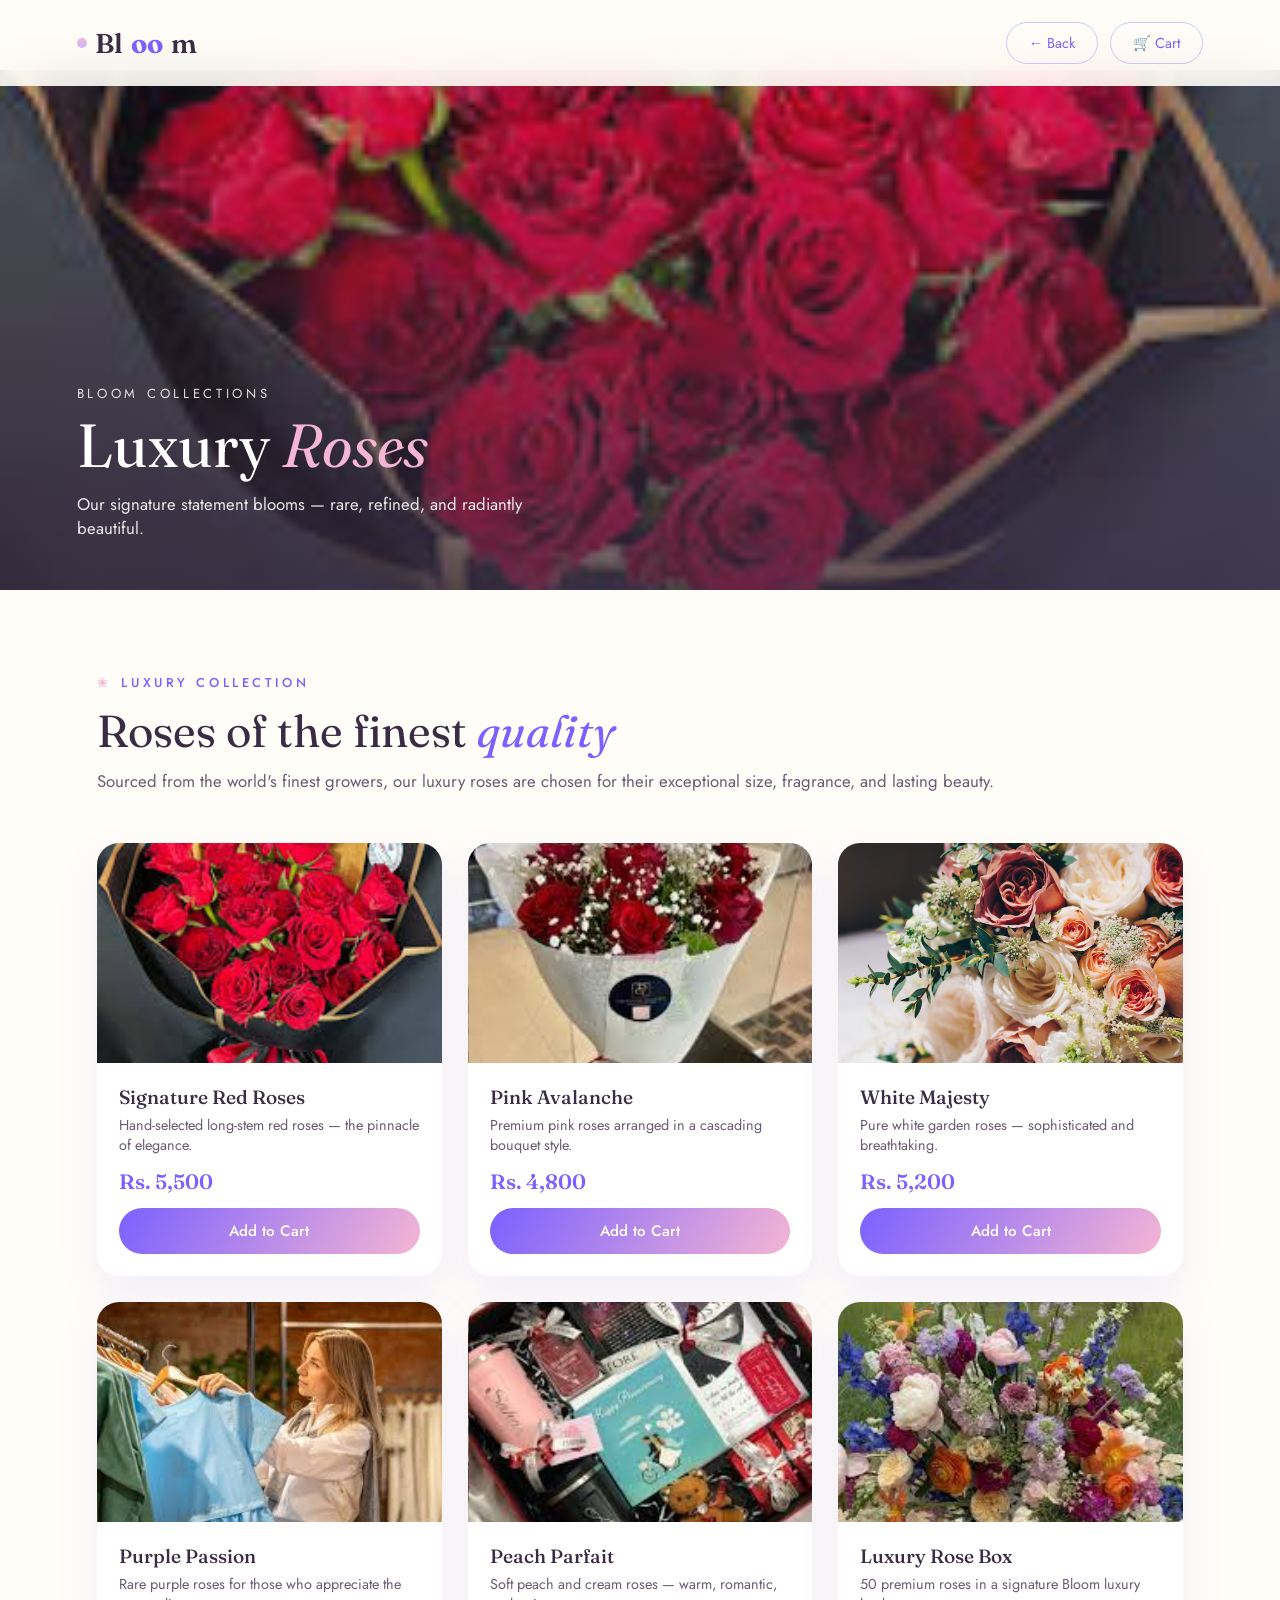
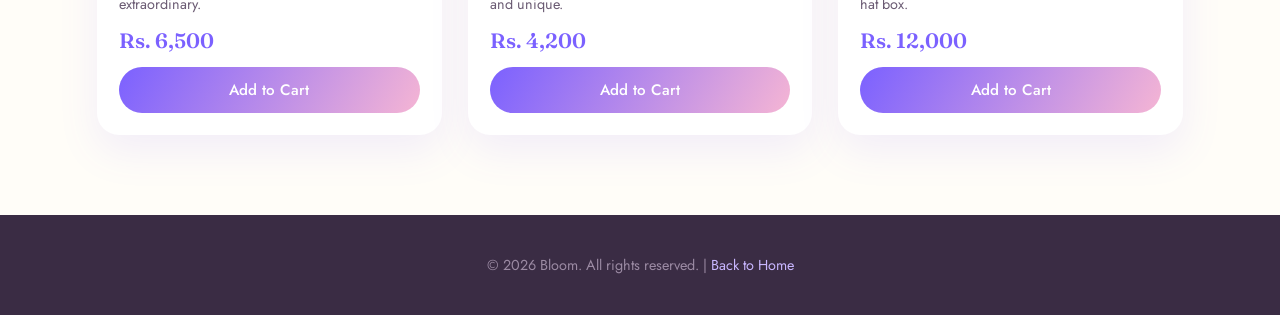
<file: luxury-roses.html>
<!DOCTYPE html>
<html lang="en">
<head>
<meta charset="UTF-8">
<meta name="viewport" content="width=device-width, initial-scale=1.0">
<title>Luxury Roses — Bloom</title>
<link href="https://fonts.googleapis.com/css2?family=Fraunces:ital,opsz,wght@0,9..144,300;0,9..144,400;0,9..144,500;1,9..144,400&family=Jost:wght@300;400;500;600&display=swap" rel="stylesheet">
<link rel="stylesheet" href="cart.css">
<style>
:root{--ivory:#FFFDF8;--cream:#F8F1E7;--blush:#F7D6E6;--lavender:#C8B6FF;--rose:#F5B5D4;--purple:#7B61FF;--ink:#3a2c44;--ink-soft:#6b5b73;--display:'Fraunces',serif;--body:'Jost',sans-serif}
*{margin:0;padding:0;box-sizing:border-box}
body{font-family:var(--body);color:var(--ink);background:var(--ivory);overflow-x:hidden}
nav{position:fixed;top:0;left:0;right:0;z-index:200;display:flex;align-items:center;justify-content:space-between;padding:22px 6vw;background:rgba(255,253,248,.88);backdrop-filter:blur(20px);box-shadow:0 8px 40px rgba(123,97,255,.07)}
.logo{font-family:var(--display);font-size:1.7rem;font-weight:600;display:flex;align-items:center;gap:8px;text-decoration:none;color:var(--ink)}
.logo b{color:var(--purple)}.logo .dot{width:10px;height:10px;border-radius:50%;background:linear-gradient(var(--rose),var(--lavender))}
.nav-right{display:flex;gap:12px;align-items:center}
.back-btn{padding:10px 22px;border-radius:30px;border:1.5px solid rgba(123,97,255,.35);background:transparent;color:var(--purple);font-family:var(--body);font-size:.9rem;text-decoration:none;transition:.3s}
.back-btn:hover{background:var(--purple);color:#fff}
.hero{height:520px;position:relative;display:flex;align-items:flex-end;padding:50px 6vw;margin-top:70px;overflow:hidden}
.hero-img{position:absolute;top:0;left:0;right:0;bottom:0;width:100%;height:100%;object-fit:cover}
.hero-overlay{position:absolute;top:0;left:0;right:0;bottom:0;background:linear-gradient(to top,rgba(58,44,68,.75),rgba(58,44,68,.15))}
.hero-text{position:relative;z-index:2;color:#fff}
.hero-text span{font-size:.82rem;letter-spacing:.28em;text-transform:uppercase;opacity:.85}
.hero-text h1{font-family:var(--display);font-size:clamp(2.2rem,5vw,3.8rem);font-weight:400;line-height:1.05;margin:10px 0 14px}
.hero-text h1 em{font-style:italic;color:var(--rose)}
.hero-text p{font-size:1.05rem;opacity:.9;max-width:500px}
.section{padding:80px 6vw;max-width:1240px;margin:0 auto}
.section-head{margin-bottom:50px}
.eyebrow{display:inline-flex;align-items:center;gap:10px;font-size:.8rem;letter-spacing:.28em;text-transform:uppercase;color:var(--purple);margin-bottom:14px;font-weight:500}
.eyebrow::before{content:"❀";color:var(--rose)}
h2{font-family:var(--display);font-weight:400;font-size:clamp(1.8rem,3.5vw,2.8rem);line-height:1.1;margin-bottom:14px}
h2 em{font-style:italic;color:var(--purple)}.lead{color:var(--ink-soft);font-size:1.05rem}
.grid{display:grid;grid-template-columns:repeat(3,1fr);gap:26px}
.card{border-radius:22px;overflow:hidden;background:#fff;box-shadow:0 16px 40px rgba(123,97,255,.1);transition:transform .4s,box-shadow .4s}
.card:hover{transform:translateY(-8px);box-shadow:0 28px 60px rgba(123,97,255,.2)}
.card-img{height:220px;background-size:cover;background-position:center}
.card-body{padding:22px}
.card-body h3{font-family:var(--display);font-weight:500;font-size:1.2rem;margin-bottom:6px}
.card-body p{color:var(--ink-soft);font-size:.9rem;margin-bottom:14px}
.price{font-family:var(--display);font-size:1.3rem;color:var(--purple);font-weight:600}
.add-btn{width:100%;margin-top:14px;padding:12px;border-radius:28px;border:none;cursor:pointer;background:linear-gradient(120deg,var(--purple),var(--rose));color:#fff;font-family:var(--body);font-size:.95rem;font-weight:500;transition:.3s}
.add-btn:hover{opacity:.88;transform:translateY(-2px)}
footer{background:var(--ink);color:#9b8aa3;padding:40px 6vw;text-align:center;font-size:.9rem}
footer a{color:var(--lavender);text-decoration:none}
@media(max-width:900px){.grid{grid-template-columns:1fr 1fr}}
@media(max-width:580px){.grid{grid-template-columns:1fr}}
</style>
</head>
<body>
<nav>
  <a class="logo" href="index.html"><span class="dot"></span> Bl<b>oo</b>m</a>
  <div class="nav-right">
    <a class="back-btn" href="index.html">← Back</a>
    <a class="cart-link" href="cart.html">🛒 Cart <span id="cart-badge"></span></a>
  </div>
</nav>
<div id="cart-toast"></div>
<div class="hero">
  <img class="hero-img" src="assests/luxury-roses.jpg" alt="Luxury Roses">
  <div class="hero-overlay"></div>
  <div class="hero-text">
    <span>Bloom Collections</span>
    <h1>Luxury <em>Roses</em></h1>
    <p>Our signature statement blooms — rare, refined, and radiantly beautiful.</p>
  </div>
</div>
<div class="section">
  <div class="section-head">
    <span class="eyebrow">Luxury Collection</span>
    <h2>Roses of the finest <em>quality</em></h2>
    <p class="lead">Sourced from the world's finest growers, our luxury roses are chosen for their exceptional size, fragrance, and lasting beauty.</p>
  </div>
  <div class="grid">
    <div class="card">
      <div class="card-img" style="background-image:url('assests/luxury-roses.jpg')"></div>
      <div class="card-body"><h3>Signature Red Roses</h3><p>Hand-selected long-stem red roses — the pinnacle of elegance.</p><div class="price">Rs. 5,500</div><button class="add-btn" data-id="lr1" data-name="Signature Red Roses" data-price="5500" data-img="assests/luxury-roses.jpg">Add to Cart</button></div>
    </div>
    <div class="card">
      <div class="card-img" style="background-image:url('assests/birthdaybouqat.jpg')"></div>
      <div class="card-body"><h3>Pink Avalanche</h3><p>Premium pink roses arranged in a cascading bouquet style.</p><div class="price">Rs. 4,800</div><button class="add-btn" data-id="lr2" data-name="Pink Avalanche" data-price="4800" data-img="assests/birthdaybouqat.jpg">Add to Cart</button></div>
    </div>
    <div class="card">
      <div class="card-img" style="background-image:url('assests/weeding-image.avif')"></div>
      <div class="card-body"><h3>White Majesty</h3><p>Pure white garden roses — sophisticated and breathtaking.</p><div class="price">Rs. 5,200</div><button class="add-btn" data-id="lr3" data-name="White Majesty" data-price="5200" data-img="assests/weeding-image.avif">Add to Cart</button></div>
    </div>
    <div class="card">
      <div class="card-img" style="background-image:url('assests/Seasonal-Collection.jpg')"></div>
      <div class="card-body"><h3>Purple Passion</h3><p>Rare purple roses for those who appreciate the extraordinary.</p><div class="price">Rs. 6,500</div><button class="add-btn" data-id="lr4" data-name="Purple Passion" data-price="6500" data-img="assests/Seasonal-Collection.jpg">Add to Cart</button></div>
    </div>
    <div class="card">
      <div class="card-img" style="background-image:url('assests/inniversory-gift.jpg')"></div>
      <div class="card-body"><h3>Peach Parfait</h3><p>Soft peach and cream roses — warm, romantic, and unique.</p><div class="price">Rs. 4,200</div><button class="add-btn" data-id="lr5" data-name="Peach Parfait" data-price="4200" data-img="assests/inniversory-gift.jpg">Add to Cart</button></div>
    </div>
    <div class="card">
      <div class="card-img" style="background-image:url('assests/Custom-Arrangements.jpg')"></div>
      <div class="card-body"><h3>Luxury Rose Box</h3><p>50 premium roses in a signature Bloom luxury hat box.</p><div class="price">Rs. 12,000</div><button class="add-btn" data-id="lr6" data-name="Luxury Rose Box" data-price="12000" data-img="assests/Custom-Arrangements.jpg">Add to Cart</button></div>
    </div>
  </div>
</div>
<footer>© 2026 Bloom. All rights reserved. | <a href="index.html">Back to Home</a></footer>
<script src="cart.js"></script>
</body>
</html>
</file>
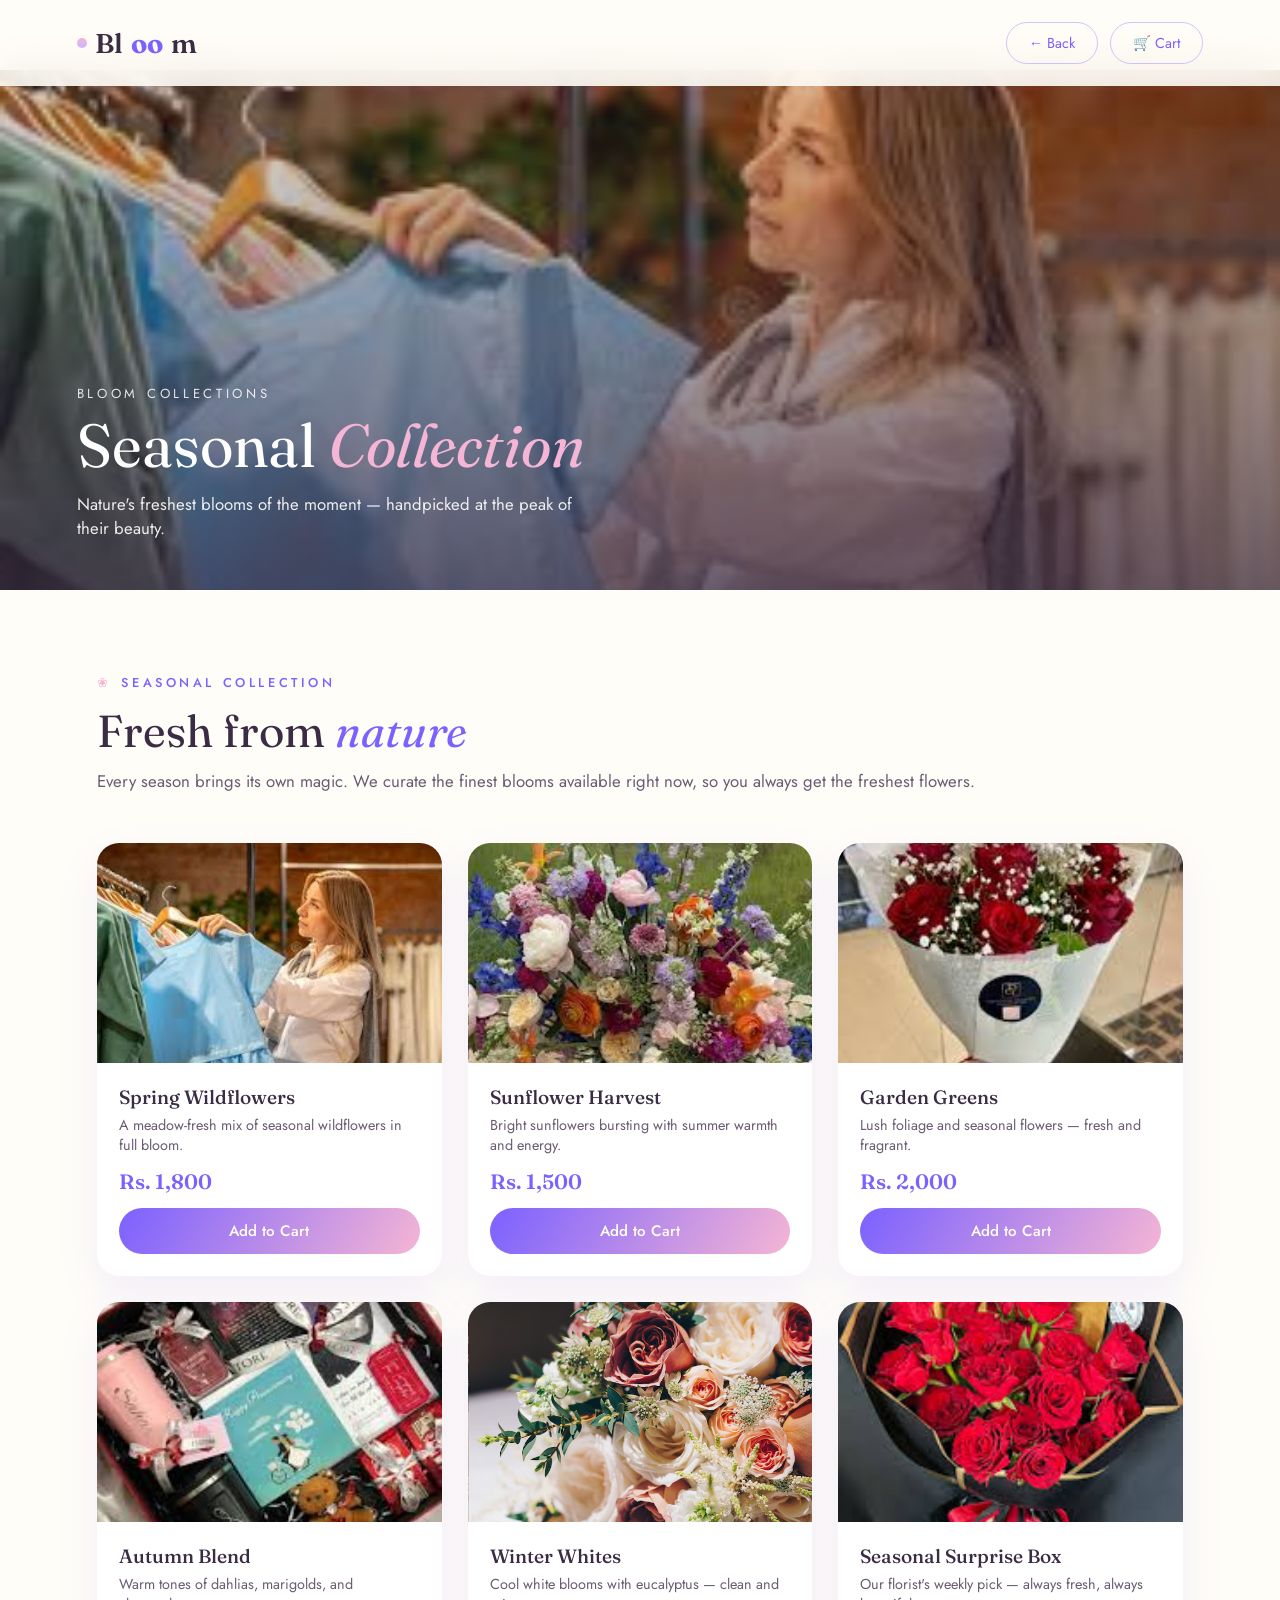
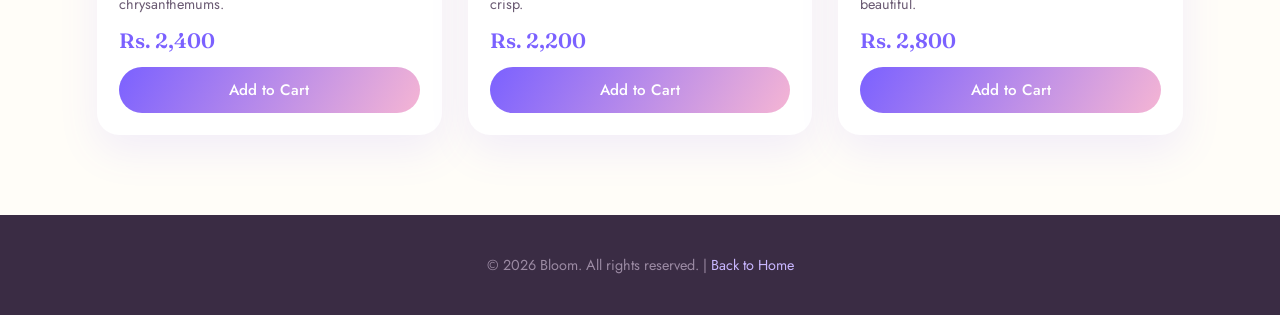
<file: seasonal.html>
<!DOCTYPE html>
<html lang="en">
<head>
<meta charset="UTF-8">
<meta name="viewport" content="width=device-width, initial-scale=1.0">
<title>Seasonal Collection — Bloom</title>
<link href="https://fonts.googleapis.com/css2?family=Fraunces:ital,opsz,wght@0,9..144,300;0,9..144,400;0,9..144,500;1,9..144,400&family=Jost:wght@300;400;500;600&display=swap" rel="stylesheet">
<link rel="stylesheet" href="cart.css">
<style>
:root{--ivory:#FFFDF8;--cream:#F8F1E7;--blush:#F7D6E6;--lavender:#C8B6FF;--rose:#F5B5D4;--purple:#7B61FF;--ink:#3a2c44;--ink-soft:#6b5b73;--display:'Fraunces',serif;--body:'Jost',sans-serif}
*{margin:0;padding:0;box-sizing:border-box}
body{font-family:var(--body);color:var(--ink);background:var(--ivory);overflow-x:hidden}
nav{position:fixed;top:0;left:0;right:0;z-index:200;display:flex;align-items:center;justify-content:space-between;padding:22px 6vw;background:rgba(255,253,248,.88);backdrop-filter:blur(20px);box-shadow:0 8px 40px rgba(123,97,255,.07)}
.logo{font-family:var(--display);font-size:1.7rem;font-weight:600;display:flex;align-items:center;gap:8px;text-decoration:none;color:var(--ink)}
.logo b{color:var(--purple)}.logo .dot{width:10px;height:10px;border-radius:50%;background:linear-gradient(var(--rose),var(--lavender))}
.nav-right{display:flex;gap:12px;align-items:center}
.back-btn{padding:10px 22px;border-radius:30px;border:1.5px solid rgba(123,97,255,.35);background:transparent;color:var(--purple);font-family:var(--body);font-size:.9rem;text-decoration:none;transition:.3s}
.back-btn:hover{background:var(--purple);color:#fff}
.hero{height:520px;position:relative;display:flex;align-items:flex-end;padding:50px 6vw;margin-top:70px;overflow:hidden}
.hero-img{position:absolute;top:0;left:0;right:0;bottom:0;width:100%;height:100%;object-fit:cover}
.hero-overlay{position:absolute;top:0;left:0;right:0;bottom:0;background:linear-gradient(to top,rgba(58,44,68,.75),rgba(58,44,68,.15))}
.hero-text{position:relative;z-index:2;color:#fff}
.hero-text span{font-size:.82rem;letter-spacing:.28em;text-transform:uppercase;opacity:.85}
.hero-text h1{font-family:var(--display);font-size:clamp(2.2rem,5vw,3.8rem);font-weight:400;line-height:1.05;margin:10px 0 14px}
.hero-text h1 em{font-style:italic;color:var(--rose)}
.hero-text p{font-size:1.05rem;opacity:.9;max-width:500px}
.section{padding:80px 6vw;max-width:1240px;margin:0 auto}
.section-head{margin-bottom:50px}
.eyebrow{display:inline-flex;align-items:center;gap:10px;font-size:.8rem;letter-spacing:.28em;text-transform:uppercase;color:var(--purple);margin-bottom:14px;font-weight:500}
.eyebrow::before{content:"❀";color:var(--rose)}
h2{font-family:var(--display);font-weight:400;font-size:clamp(1.8rem,3.5vw,2.8rem);line-height:1.1;margin-bottom:14px}
h2 em{font-style:italic;color:var(--purple)}.lead{color:var(--ink-soft);font-size:1.05rem}
.grid{display:grid;grid-template-columns:repeat(3,1fr);gap:26px}
.card{border-radius:22px;overflow:hidden;background:#fff;box-shadow:0 16px 40px rgba(123,97,255,.1);transition:transform .4s,box-shadow .4s}
.card:hover{transform:translateY(-8px);box-shadow:0 28px 60px rgba(123,97,255,.2)}
.card-img{height:220px;background-size:cover;background-position:center}
.card-body{padding:22px}
.card-body h3{font-family:var(--display);font-weight:500;font-size:1.2rem;margin-bottom:6px}
.card-body p{color:var(--ink-soft);font-size:.9rem;margin-bottom:14px}
.price{font-family:var(--display);font-size:1.3rem;color:var(--purple);font-weight:600}
.add-btn{width:100%;margin-top:14px;padding:12px;border-radius:28px;border:none;cursor:pointer;background:linear-gradient(120deg,var(--purple),var(--rose));color:#fff;font-family:var(--body);font-size:.95rem;font-weight:500;transition:.3s}
.add-btn:hover{opacity:.88;transform:translateY(-2px)}
footer{background:var(--ink);color:#9b8aa3;padding:40px 6vw;text-align:center;font-size:.9rem}
footer a{color:var(--lavender);text-decoration:none}
@media(max-width:900px){.grid{grid-template-columns:1fr 1fr}}
@media(max-width:580px){.grid{grid-template-columns:1fr}}
</style>
</head>
<body>
<nav>
  <a class="logo" href="index.html"><span class="dot"></span> Bl<b>oo</b>m</a>
  <div class="nav-right">
    <a class="back-btn" href="index.html">← Back</a>
    <a class="cart-link" href="cart.html">🛒 Cart <span id="cart-badge"></span></a>
  </div>
</nav>
<div id="cart-toast"></div>
<div class="hero">
  <img class="hero-img" src="assests/Seasonal-Collection.jpg" alt="Seasonal Collection">
  <div class="hero-overlay"></div>
  <div class="hero-text">
    <span>Bloom Collections</span>
    <h1>Seasonal <em>Collection</em></h1>
    <p>Nature's freshest blooms of the moment — handpicked at the peak of their beauty.</p>
  </div>
</div>
<div class="section">
  <div class="section-head">
    <span class="eyebrow">Seasonal Collection</span>
    <h2>Fresh from <em>nature</em></h2>
    <p class="lead">Every season brings its own magic. We curate the finest blooms available right now, so you always get the freshest flowers.</p>
  </div>
  <div class="grid">
    <div class="card">
      <div class="card-img" style="background-image:url('assests/Seasonal-Collection.jpg')"></div>
      <div class="card-body"><h3>Spring Wildflowers</h3><p>A meadow-fresh mix of seasonal wildflowers in full bloom.</p><div class="price">Rs. 1,800</div><button class="add-btn" data-id="s1" data-name="Spring Wildflowers" data-price="1800" data-img="assests/Seasonal-Collection.jpg">Add to Cart</button></div>
    </div>
    <div class="card">
      <div class="card-img" style="background-image:url('assests/Custom-Arrangements.jpg')"></div>
      <div class="card-body"><h3>Sunflower Harvest</h3><p>Bright sunflowers bursting with summer warmth and energy.</p><div class="price">Rs. 1,500</div><button class="add-btn" data-id="s2" data-name="Sunflower Harvest" data-price="1500" data-img="assests/Custom-Arrangements.jpg">Add to Cart</button></div>
    </div>
    <div class="card">
      <div class="card-img" style="background-image:url('assests/birthdaybouqat.jpg')"></div>
      <div class="card-body"><h3>Garden Greens</h3><p>Lush foliage and seasonal flowers — fresh and fragrant.</p><div class="price">Rs. 2,000</div><button class="add-btn" data-id="s3" data-name="Garden Greens" data-price="2000" data-img="assests/birthdaybouqat.jpg">Add to Cart</button></div>
    </div>
    <div class="card">
      <div class="card-img" style="background-image:url('assests/inniversory-gift.jpg')"></div>
      <div class="card-body"><h3>Autumn Blend</h3><p>Warm tones of dahlias, marigolds, and chrysanthemums.</p><div class="price">Rs. 2,400</div><button class="add-btn" data-id="s4" data-name="Autumn Blend" data-price="2400" data-img="assests/inniversory-gift.jpg">Add to Cart</button></div>
    </div>
    <div class="card">
      <div class="card-img" style="background-image:url('assests/weeding-image.avif')"></div>
      <div class="card-body"><h3>Winter Whites</h3><p>Cool white blooms with eucalyptus — clean and crisp.</p><div class="price">Rs. 2,200</div><button class="add-btn" data-id="s5" data-name="Winter Whites" data-price="2200" data-img="assests/weeding-image.avif">Add to Cart</button></div>
    </div>
    <div class="card">
      <div class="card-img" style="background-image:url('assests/luxury-roses.jpg')"></div>
      <div class="card-body"><h3>Seasonal Surprise Box</h3><p>Our florist's weekly pick — always fresh, always beautiful.</p><div class="price">Rs. 2,800</div><button class="add-btn" data-id="s6" data-name="Seasonal Surprise Box" data-price="2800" data-img="assests/luxury-roses.jpg">Add to Cart</button></div>
    </div>
  </div>
</div>
<footer>© 2026 Bloom. All rights reserved. | <a href="index.html">Back to Home</a></footer>
<script src="cart.js"></script>
</body>
</html>
</file>
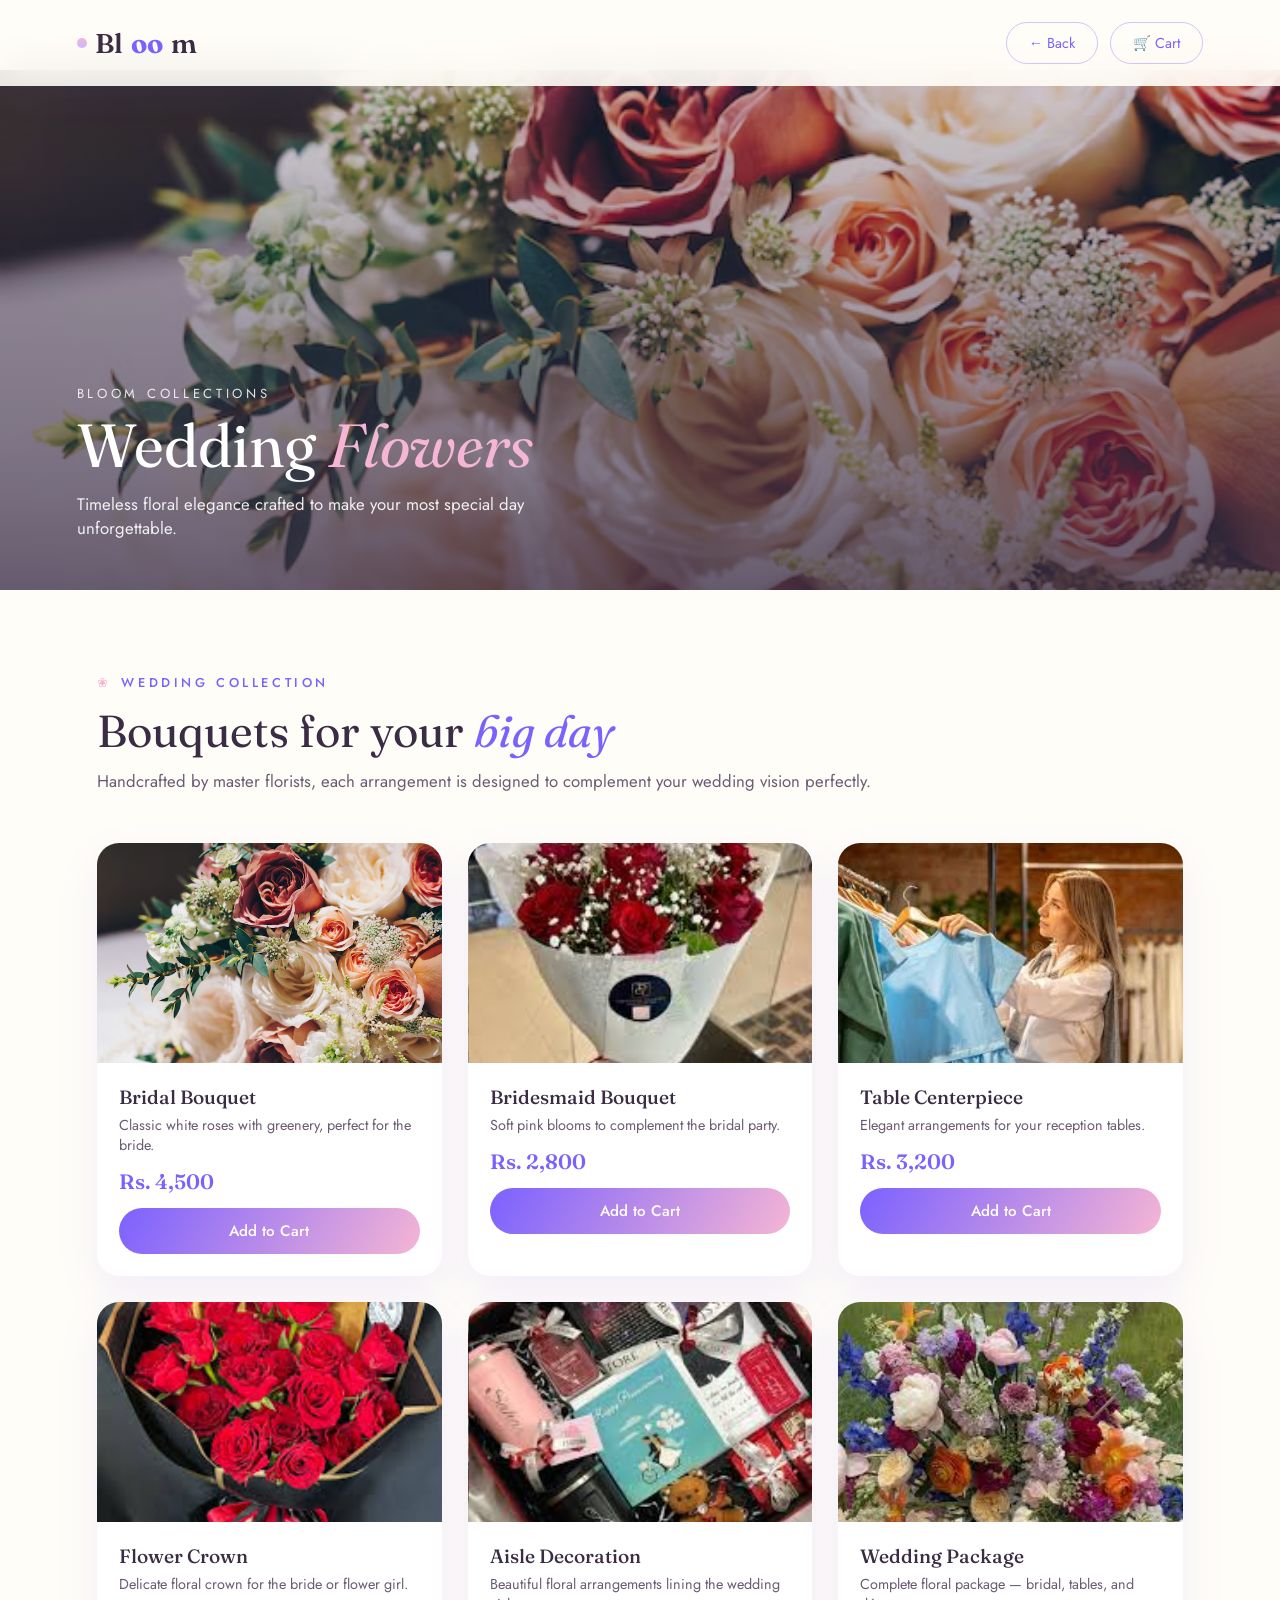
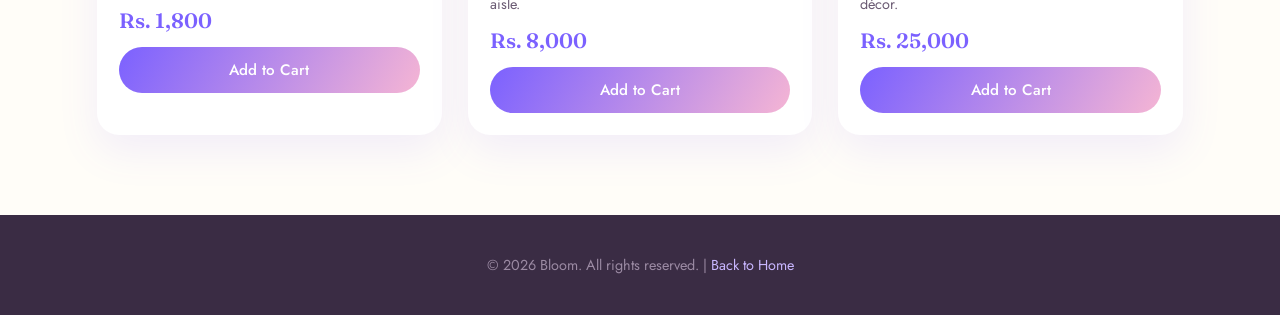
<file: wedding.html>
<!DOCTYPE html>
<html lang="en">
<head>
<meta charset="UTF-8">
<meta name="viewport" content="width=device-width, initial-scale=1.0">
<title>Wedding Flowers — Bloom</title>
<link href="https://fonts.googleapis.com/css2?family=Fraunces:ital,opsz,wght@0,9..144,300;0,9..144,400;0,9..144,500;1,9..144,400&family=Jost:wght@300;400;500;600&display=swap" rel="stylesheet">
<link rel="stylesheet" href="cart.css">
<style>
:root{--ivory:#FFFDF8;--cream:#F8F1E7;--blush:#F7D6E6;--lavender:#C8B6FF;--rose:#F5B5D4;--purple:#7B61FF;--ink:#3a2c44;--ink-soft:#6b5b73;--display:'Fraunces',serif;--body:'Jost',sans-serif}
*{margin:0;padding:0;box-sizing:border-box}
body{font-family:var(--body);color:var(--ink);background:var(--ivory);overflow-x:hidden}
nav{position:fixed;top:0;left:0;right:0;z-index:200;display:flex;align-items:center;justify-content:space-between;padding:22px 6vw;background:rgba(255,253,248,.88);backdrop-filter:blur(20px);box-shadow:0 8px 40px rgba(123,97,255,.07)}
.logo{font-family:var(--display);font-size:1.7rem;font-weight:600;display:flex;align-items:center;gap:8px;text-decoration:none;color:var(--ink)}
.logo b{color:var(--purple)}.logo .dot{width:10px;height:10px;border-radius:50%;background:linear-gradient(var(--rose),var(--lavender))}
.nav-right{display:flex;gap:12px;align-items:center}
.back-btn{padding:10px 22px;border-radius:30px;border:1.5px solid rgba(123,97,255,.35);background:transparent;color:var(--purple);font-family:var(--body);font-size:.9rem;text-decoration:none;transition:.3s}
.back-btn:hover{background:var(--purple);color:#fff}
.hero{height:520px;position:relative;display:flex;align-items:flex-end;padding:50px 6vw;margin-top:70px;overflow:hidden}
.hero-img{position:absolute;top:0;left:0;right:0;bottom:0;width:100%;height:100%;object-fit:cover}
.hero-overlay{position:absolute;top:0;left:0;right:0;bottom:0;background:linear-gradient(to top,rgba(58,44,68,.75),rgba(58,44,68,.15))}
.hero-text{position:relative;z-index:2;color:#fff}
.hero-text span{font-size:.82rem;letter-spacing:.28em;text-transform:uppercase;opacity:.85}
.hero-text h1{font-family:var(--display);font-size:clamp(2.2rem,5vw,3.8rem);font-weight:400;line-height:1.05;margin:10px 0 14px}
.hero-text h1 em{font-style:italic;color:var(--rose)}
.hero-text p{font-size:1.05rem;opacity:.9;max-width:500px}
.section{padding:80px 6vw;max-width:1240px;margin:0 auto}
.section-head{margin-bottom:50px}
.eyebrow{display:inline-flex;align-items:center;gap:10px;font-size:.8rem;letter-spacing:.28em;text-transform:uppercase;color:var(--purple);margin-bottom:14px;font-weight:500}
.eyebrow::before{content:"❀";color:var(--rose)}
h2{font-family:var(--display);font-weight:400;font-size:clamp(1.8rem,3.5vw,2.8rem);line-height:1.1;margin-bottom:14px}
h2 em{font-style:italic;color:var(--purple)}.lead{color:var(--ink-soft);font-size:1.05rem}
.grid{display:grid;grid-template-columns:repeat(3,1fr);gap:26px}
.card{border-radius:22px;overflow:hidden;background:#fff;box-shadow:0 16px 40px rgba(123,97,255,.1);transition:transform .4s,box-shadow .4s}
.card:hover{transform:translateY(-8px);box-shadow:0 28px 60px rgba(123,97,255,.2)}
.card-img{height:220px;background-size:cover;background-position:center}
.card-body{padding:22px}
.card-body h3{font-family:var(--display);font-weight:500;font-size:1.2rem;margin-bottom:6px}
.card-body p{color:var(--ink-soft);font-size:.9rem;margin-bottom:14px}
.price{font-family:var(--display);font-size:1.3rem;color:var(--purple);font-weight:600}
.add-btn{width:100%;margin-top:14px;padding:12px;border-radius:28px;border:none;cursor:pointer;background:linear-gradient(120deg,var(--purple),var(--rose));color:#fff;font-family:var(--body);font-size:.95rem;font-weight:500;transition:.3s}
.add-btn:hover{opacity:.88;transform:translateY(-2px)}
footer{background:var(--ink);color:#9b8aa3;padding:40px 6vw;text-align:center;font-size:.9rem}
footer a{color:var(--lavender);text-decoration:none}
@media(max-width:900px){.grid{grid-template-columns:1fr 1fr}}
@media(max-width:580px){.grid{grid-template-columns:1fr}}
</style>
</head>
<body>
<nav>
  <a class="logo" href="index.html"><span class="dot"></span> Bl<b>oo</b>m</a>
  <div class="nav-right">
    <a class="back-btn" href="index.html">← Back</a>
    <a class="cart-link" href="cart.html">🛒 Cart <span id="cart-badge"></span></a>
  </div>
</nav>
<div id="cart-toast"></div>
<div class="hero">
  <img class="hero-img" src="assests/weeding-image.avif" alt="Wedding Flowers">
  <div class="hero-overlay"></div>
  <div class="hero-text">
    <span>Bloom Collections</span>
    <h1>Wedding <em>Flowers</em></h1>
    <p>Timeless floral elegance crafted to make your most special day unforgettable.</p>
  </div>
</div>
<div class="section">
  <div class="section-head">
    <span class="eyebrow">Wedding Collection</span>
    <h2>Bouquets for your <em>big day</em></h2>
    <p class="lead">Handcrafted by master florists, each arrangement is designed to complement your wedding vision perfectly.</p>
  </div>
  <div class="grid">
    <div class="card">
      <div class="card-img" style="background-image:url('assests/weeding-image.avif')"></div>
      <div class="card-body"><h3>Bridal Bouquet</h3><p>Classic white roses with greenery, perfect for the bride.</p><div class="price">Rs. 4,500</div><button class="add-btn" data-id="w1" data-name="Bridal Bouquet" data-price="4500" data-img="assests/weeding-image.avif">Add to Cart</button></div>
    </div>
    <div class="card">
      <div class="card-img" style="background-image:url('assests/birthdaybouqat.jpg')"></div>
      <div class="card-body"><h3>Bridesmaid Bouquet</h3><p>Soft pink blooms to complement the bridal party.</p><div class="price">Rs. 2,800</div><button class="add-btn" data-id="w2" data-name="Bridesmaid Bouquet" data-price="2800" data-img="assests/birthdaybouqat.jpg">Add to Cart</button></div>
    </div>
    <div class="card">
      <div class="card-img" style="background-image:url('assests/Seasonal-Collection.jpg')"></div>
      <div class="card-body"><h3>Table Centerpiece</h3><p>Elegant arrangements for your reception tables.</p><div class="price">Rs. 3,200</div><button class="add-btn" data-id="w3" data-name="Table Centerpiece" data-price="3200" data-img="assests/Seasonal-Collection.jpg">Add to Cart</button></div>
    </div>
    <div class="card">
      <div class="card-img" style="background-image:url('assests/luxury-roses.jpg')"></div>
      <div class="card-body"><h3>Flower Crown</h3><p>Delicate floral crown for the bride or flower girl.</p><div class="price">Rs. 1,800</div><button class="add-btn" data-id="w4" data-name="Flower Crown" data-price="1800" data-img="assests/luxury-roses.jpg">Add to Cart</button></div>
    </div>
    <div class="card">
      <div class="card-img" style="background-image:url('assests/inniversory-gift.jpg')"></div>
      <div class="card-body"><h3>Aisle Decoration</h3><p>Beautiful floral arrangements lining the wedding aisle.</p><div class="price">Rs. 8,000</div><button class="add-btn" data-id="w5" data-name="Aisle Decoration" data-price="8000" data-img="assests/inniversory-gift.jpg">Add to Cart</button></div>
    </div>
    <div class="card">
      <div class="card-img" style="background-image:url('assests/Custom-Arrangements.jpg')"></div>
      <div class="card-body"><h3>Wedding Package</h3><p>Complete floral package — bridal, tables, and décor.</p><div class="price">Rs. 25,000</div><button class="add-btn" data-id="w6" data-name="Wedding Package" data-price="25000" data-img="assests/Custom-Arrangements.jpg">Add to Cart</button></div>
    </div>
  </div>
</div>
<footer>© 2026 Bloom. All rights reserved. | <a href="index.html">Back to Home</a></footer>
<script src="cart.js"></script>
</body>
</html>
</file>
<file: style.css>
:root{
  --ivory:#FFFDF8;
  --cream:#F8F1E7;
  --blush:#F7D6E6;
  --lavender:#C8B6FF;
  --rose:#F5B5D4;
  --purple:#7B61FF;
  --ink:#3a2c44;
  --ink-soft:#6b5b73;
  --display:'Fraunces',serif;
  --body:'Jost',sans-serif;
}
*{margin:0;padding:0;box-sizing:border-box}
html{scroll-behavior:smooth}
body{
  font-family:var(--body);
  color:var(--ink);
  background:var(--ivory);
  overflow-x:hidden;
  line-height:1.6;
}
::selection{background:var(--lavender);color:#fff}
::-webkit-scrollbar{width:9px}
::-webkit-scrollbar-track{background:var(--cream)}
::-webkit-scrollbar-thumb{background:linear-gradient(var(--rose),var(--lavender));border-radius:9px}

/* ===== Loader ===== */
#loader{
  position:fixed;inset:0;z-index:9999;
  background:var(--ivory);
  display:flex;flex-direction:column;align-items:center;justify-content:center;
  transition:opacity 1s ease,visibility 1s ease;
}
#loader.hidden{opacity:0;visibility:hidden}
.loader-flower{
  width:70px;height:70px;position:relative;animation:loaderSpin 3s ease-in-out infinite;
}
.loader-flower span{
  position:absolute;top:50%;left:50%;width:26px;height:38px;
  background:linear-gradient(var(--rose),var(--blush));
  border-radius:50% 50% 50% 50%/60% 60% 40% 40%;
  transform-origin:bottom center;
  opacity:.85;
}
.loader-flower span:nth-child(1){transform:translate(-50%,-100%) rotate(0deg)}
.loader-flower span:nth-child(2){transform:translate(-50%,-100%) rotate(72deg)}
.loader-flower span:nth-child(3){transform:translate(-50%,-100%) rotate(144deg)}
.loader-flower span:nth-child(4){transform:translate(-50%,-100%) rotate(216deg)}
.loader-flower span:nth-child(5){transform:translate(-50%,-100%) rotate(288deg)}
.loader-flower::after{content:"";position:absolute;top:50%;left:50%;width:20px;height:20px;background:var(--lavender);border-radius:50%;transform:translate(-50%,-50%)}
@keyframes loaderSpin{0%,100%{transform:rotate(0) scale(1)}50%{transform:rotate(180deg) scale(1.15)}}
.loader-text{margin-top:28px;font-family:var(--display);font-size:1.4rem;letter-spacing:.4em;color:var(--ink-soft);text-transform:uppercase}

/* ===== Petals ===== */
#petals{position:fixed;inset:0;pointer-events:none;z-index:50;overflow:hidden}
.petal{
  position:absolute;top:-40px;width:16px;height:16px;
  background:linear-gradient(var(--rose),var(--blush));
  border-radius:50% 50% 50% 50%/60% 60% 40% 40%;
  opacity:.6;animation:fall linear infinite;
}
@keyframes fall{
  0%{transform:translateY(-40px) rotate(0deg);opacity:0}
  10%{opacity:.6}
  100%{transform:translateY(105vh) translateX(80px) rotate(540deg);opacity:0}
}

/* glow cursor */
#glow{position:fixed;width:480px;height:480px;border-radius:50%;pointer-events:none;z-index:1;
  background:radial-gradient(circle,rgba(200,182,255,.28),transparent 65%);
  transform:translate(-50%,-50%);transition:opacity .4s;filter:blur(8px)}

/* ===== Nav ===== */
nav{
  position:fixed;top:0;left:0;right:0;z-index:200;
  display:flex;align-items:center;justify-content:space-between;
  padding:22px 6vw;transition:all .5s ease;
}
nav.scrolled{
  background:rgba(255,253,248,.7);
  backdrop-filter:blur(20px);
  box-shadow:0 8px 40px rgba(123,97,255,.07);
  padding:14px 6vw;
}
.logo{font-family:var(--display);font-size:1.7rem;font-weight:600;letter-spacing:.02em;display:flex;align-items:center;gap:8px}
.logo b{color:var(--purple);font-weight:600}
.logo .dot{width:10px;height:10px;border-radius:50%;background:linear-gradient(var(--rose),var(--lavender))}
.nav-links{display:flex;gap:38px;list-style:none}
.nav-links a{text-decoration:none;color:var(--ink);font-size:.92rem;font-weight:400;position:relative;letter-spacing:.03em}
.nav-links a::after{content:"";position:absolute;left:0;bottom:-6px;width:0;height:2px;background:linear-gradient(90deg,var(--rose),var(--purple));transition:width .4s}
.nav-links a:hover::after{width:100%}
.nav-cta{
  padding:11px 26px;border-radius:30px;border:none;cursor:pointer;
  background:linear-gradient(120deg,var(--purple),var(--rose));
  color:#fff;font-family:var(--body);font-size:.9rem;font-weight:500;letter-spacing:.03em;
  box-shadow:0 10px 24px rgba(123,97,255,.3);transition:transform .35s,box-shadow .35s;
}
.nav-cta:hover{transform:translateY(-3px);box-shadow:0 16px 34px rgba(123,97,255,.42)}
.nav-cart{
  position:relative;display:flex;align-items:center;gap:7px;
  padding:11px 22px;border-radius:30px;
  border:1.5px solid rgba(123,97,255,.35);
  background:transparent;color:var(--purple);
  font-family:var(--body);font-size:.9rem;text-decoration:none;transition:.3s;
}
.nav-cart:hover{background:linear-gradient(120deg,var(--purple),var(--rose));color:#fff;border-color:transparent}
#cart-badge{
  display:none;position:absolute;top:-8px;right:-8px;
  width:22px;height:22px;border-radius:50%;
  background:linear-gradient(135deg,var(--purple),var(--rose));
  color:#fff;font-size:.7rem;font-weight:700;
  place-items:center;border:2px solid var(--ivory);
}
#cart-toast{
  position:fixed;bottom:32px;right:32px;background:var(--ink);color:#fff;
  padding:16px 26px;border-radius:16px;font-size:.95rem;z-index:9999;
  transform:translateY(100px);opacity:0;
  transition:all .45s cubic-bezier(.2,.7,.2,1);
  box-shadow:0 20px 50px rgba(0,0,0,.25);max-width:320px;
}
#cart-toast.show{transform:translateY(0);opacity:1}
.burger{display:none;flex-direction:column;gap:5px;cursor:pointer}
.burger span{width:26px;height:2px;background:var(--ink);border-radius:2px;transition:.3s}

/* ===== Hero ===== */
.hero{
  position:relative;min-height:100vh;display:flex;align-items:center;
  padding:140px 6vw 80px;
  background:
    radial-gradient(circle at 78% 25%,rgba(247,214,230,.6),transparent 45%),
    radial-gradient(circle at 12% 78%,rgba(200,182,255,.5),transparent 45%),
    linear-gradient(135deg,var(--ivory),var(--cream));
}
.hero-grid{display:grid;grid-template-columns:1.05fr 1fr;gap:50px;align-items:center;width:100%;max-width:1300px;margin:0 auto}
.hero-eyebrow{display:inline-flex;align-items:center;gap:10px;font-size:.82rem;letter-spacing:.28em;text-transform:uppercase;color:var(--purple);margin-bottom:26px;font-weight:500}
.hero-eyebrow::before{content:"";width:34px;height:1px;background:var(--purple)}
.hero h1{
  font-family:var(--display);font-weight:400;font-size:clamp(3rem,6vw,5.4rem);
  line-height:1.02;letter-spacing:-.01em;margin-bottom:26px;
}
.hero h1 em{font-style:italic;color:var(--purple);position:relative}
.hero p.sub{font-size:1.12rem;color:var(--ink-soft);max-width:480px;margin-bottom:38px}
.hero-btns{display:flex;gap:18px;flex-wrap:wrap}
.btn-primary{
  padding:16px 36px;border-radius:34px;border:none;cursor:pointer;
  background:linear-gradient(120deg,var(--purple),var(--rose));color:#fff;
  font-family:var(--body);font-size:1rem;font-weight:500;letter-spacing:.02em;
  box-shadow:0 14px 32px rgba(123,97,255,.32);transition:transform .35s,box-shadow .35s;
}
.btn-primary:hover{transform:translateY(-4px) scale(1.02);box-shadow:0 22px 44px rgba(123,97,255,.42)}
.btn-ghost{
  padding:16px 36px;border-radius:34px;cursor:pointer;
  background:rgba(255,255,255,.5);backdrop-filter:blur(14px);
  border:1.5px solid rgba(123,97,255,.35);color:var(--ink);
  font-family:var(--body);font-size:1rem;font-weight:500;transition:.35s;
}
.btn-ghost:hover{background:rgba(255,255,255,.85);transform:translateY(-4px);border-color:var(--purple)}

/* hero visual */
.hero-visual{position:relative;height:560px}
.bouquet{
  position:absolute;inset:0;margin:auto;width:420px;height:520px;
  border-radius:50% 50% 46% 46%/55% 55% 45% 45%;
  background:
    radial-gradient(circle at 35% 30%,var(--blush),transparent 55%),
    radial-gradient(circle at 70% 45%,var(--lavender),transparent 55%),
    radial-gradient(circle at 50% 75%,var(--rose),transparent 60%),
    linear-gradient(150deg,#fff,var(--cream));
  box-shadow:0 40px 90px rgba(123,97,255,.22),inset 0 0 60px rgba(255,255,255,.6);
  animation:floatY 7s ease-in-out infinite;
}
.bloom-flower{position:absolute;border-radius:50%;filter:drop-shadow(0 8px 18px rgba(123,97,255,.18))}
.fl{position:absolute;width:90px;height:90px}
.fl span{position:absolute;top:50%;left:50%;width:30px;height:46px;border-radius:50% 50% 50% 50%/65% 65% 35% 35%;transform-origin:bottom center;opacity:.95}
.fl::after{content:"";position:absolute;top:50%;left:50%;width:26px;height:26px;border-radius:50%;transform:translate(-50%,-50%);background:#fff7e8}
.fl span:nth-child(1){transform:translate(-50%,-95%) rotate(0)}
.fl span:nth-child(2){transform:translate(-50%,-95%) rotate(60deg)}
.fl span:nth-child(3){transform:translate(-50%,-95%) rotate(120deg)}
.fl span:nth-child(4){transform:translate(-50%,-95%) rotate(180deg)}
.fl span:nth-child(5){transform:translate(-50%,-95%) rotate(240deg)}
.fl span:nth-child(6){transform:translate(-50%,-95%) rotate(300deg)}
.fl1{top:90px;left:120px;animation:floatY 5s ease-in-out infinite}
.fl1 span{background:linear-gradient(var(--rose),var(--blush))}
.fl2{top:200px;left:230px;width:110px;height:110px;animation:floatY 6s ease-in-out infinite .5s}
.fl2 span{background:linear-gradient(var(--lavender),#e3d8ff)}
.fl3{top:300px;left:120px;width:80px;height:80px;animation:floatY 5.5s ease-in-out infinite 1s}
.fl3 span{background:linear-gradient(var(--purple),var(--lavender))}
.fl4{top:150px;left:60px;width:70px;height:70px;animation:floatY 4.5s ease-in-out infinite .8s}
.fl4 span{background:linear-gradient(var(--blush),#fff)}
@keyframes floatY{0%,100%{transform:translateY(0) rotate(0)}50%{transform:translateY(-22px) rotate(3deg)}}

.glass-stat{
  position:absolute;background:rgba(255,255,255,.45);backdrop-filter:blur(16px);
  border:1px solid rgba(255,255,255,.7);border-radius:22px;padding:16px 22px;
  box-shadow:0 16px 40px rgba(123,97,255,.14);animation:floatY 6s ease-in-out infinite;
}
.glass-stat b{font-family:var(--display);font-size:1.6rem;display:block;color:var(--purple)}
.glass-stat small{font-size:.78rem;color:var(--ink-soft);letter-spacing:.05em}
.gs1{top:40px;right:-10px;animation-delay:.4s}
.gs2{bottom:30px;left:-20px;animation-delay:1.2s}

/* ===== Sections shared ===== */
section{position:relative;z-index:2}
.wrap{max-width:1240px;margin:0 auto;padding:0 6vw}
.section-pad{padding:120px 0}
.eyebrow{display:inline-flex;align-items:center;gap:10px;font-size:.8rem;letter-spacing:.28em;text-transform:uppercase;color:var(--purple);margin-bottom:18px;font-weight:500}
.eyebrow::before{content:"❀";color:var(--rose)}
h2.title{font-family:var(--display);font-weight:400;font-size:clamp(2.2rem,4.4vw,3.4rem);line-height:1.08;letter-spacing:-.01em;margin-bottom:20px}
h2.title em{font-style:italic;color:var(--purple)}
.lead{color:var(--ink-soft);font-size:1.08rem;max-width:560px}
.center{text-align:center;display:flex;flex-direction:column;align-items:center}
.center .lead{margin:0 auto}

.reveal{opacity:0;transform:translateY(46px);transition:opacity 1s cubic-bezier(.2,.7,.2,1),transform 1s cubic-bezier(.2,.7,.2,1)}
.reveal.in{opacity:1;transform:none}

/* ===== About ===== */
.about{background:linear-gradient(180deg,var(--ivory),var(--cream))}
.about-grid{display:grid;grid-template-columns:1fr 1.05fr;gap:64px;align-items:center}
.about-visual{position:relative;height:480px;border-radius:30px;overflow:hidden;
  background:
   radial-gradient(circle at 30% 30%,var(--blush),transparent 55%),
   radial-gradient(circle at 75% 70%,var(--lavender),transparent 55%),
   linear-gradient(140deg,#fff,var(--cream));
  box-shadow:0 30px 70px rgba(123,97,255,.16)}
.about-visual .fl{filter:drop-shadow(0 8px 18px rgba(123,97,255,.2))}
.about-visual .a1{top:60px;left:50px}.about-visual .a1 span{background:linear-gradient(var(--rose),var(--blush))}
.about-visual .a2{top:230px;left:200px;width:120px;height:120px}.about-visual .a2 span{background:linear-gradient(var(--lavender),#e3d8ff)}
.about-visual .a3{top:300px;left:70px;width:75px;height:75px}.about-visual .a3 span{background:linear-gradient(var(--purple),var(--lavender))}
.float-card{
  position:absolute;background:rgba(255,255,255,.55);backdrop-filter:blur(18px);
  border:1px solid rgba(255,255,255,.7);border-radius:20px;padding:16px 20px;
  box-shadow:0 18px 44px rgba(123,97,255,.16);font-size:.86rem;animation:floatY 6s ease-in-out infinite}
.float-card b{font-family:var(--display);color:var(--purple);display:block;font-size:1.05rem}
.fc1{bottom:30px;right:-14px}.fc2{top:30px;right:30px;animation-delay:1s}
.about-points{display:grid;gap:22px;margin-top:30px}
.about-point{display:flex;gap:16px;align-items:flex-start}
.about-point .ic{flex:none;width:46px;height:46px;border-radius:14px;display:grid;place-items:center;font-size:1.2rem;
  background:linear-gradient(135deg,var(--blush),var(--lavender));box-shadow:0 8px 20px rgba(123,97,255,.18)}
.about-point h4{font-family:var(--display);font-weight:500;font-size:1.12rem;margin-bottom:2px}
.about-point p{color:var(--ink-soft);font-size:.94rem}

/* ===== Collections ===== */
.coll-grid{display:grid;grid-template-columns:repeat(3,1fr);gap:26px;margin-top:54px}
.coll-card{
  position:relative;height:340px;border-radius:24px;overflow:hidden;cursor:pointer;
  box-shadow:0 20px 50px rgba(123,97,255,.14);transition:transform .55s cubic-bezier(.2,.7,.2,1),box-shadow .55s}
.coll-card:hover{transform:translateY(-10px);box-shadow:0 34px 70px rgba(123,97,255,.26)}
.coll-bg{position:absolute;inset:0;transition:transform .9s ease;background-size:cover;background-position:center;background-color:var(--blush)}
.coll-card:hover .coll-bg{transform:scale(1.1)}
.coll-overlay{position:absolute;inset:0;display:flex;flex-direction:column;justify-content:flex-end;padding:26px;
  background:linear-gradient(to top,rgba(58,44,68,.55),transparent 55%);color:#fff}
.coll-glass{position:absolute;left:18px;right:18px;bottom:18px;
  background:rgba(255,255,255,.18);backdrop-filter:blur(14px);border:1px solid rgba(255,255,255,.35);
  border-radius:18px;padding:18px 20px;transform:translateY(12px);opacity:.92;transition:.5s}
.coll-card:hover .coll-glass{transform:translateY(0);opacity:1}
.coll-glass h3{font-family:var(--display);font-weight:500;font-size:1.3rem;margin-bottom:2px}
.coll-glass span{font-size:.84rem;opacity:.92}
.coll-explore{margin-top:12px;display:inline-flex;align-items:center;gap:7px;font-size:.86rem;font-weight:500;color:#fff;
  border:none;background:transparent;cursor:pointer;padding:0}
.coll-explore .arr{transition:transform .4s}
.coll-card:hover .coll-explore .arr{transform:translateX(6px)}

/* ===== Why ===== */
.why{background:linear-gradient(180deg,var(--cream),var(--ivory))}
.why-grid{display:grid;grid-template-columns:repeat(3,1fr);gap:24px;margin-top:54px}
.feat-card{
  background:rgba(255,255,255,.5);backdrop-filter:blur(18px);
  border:1px solid rgba(255,255,255,.7);border-radius:24px;padding:34px 28px;
  box-shadow:0 18px 44px rgba(123,97,255,.1);transition:transform .5s,box-shadow .5s}
.feat-card:hover{transform:translateY(-10px);box-shadow:0 30px 64px rgba(123,97,255,.22)}
.feat-ic{width:62px;height:62px;border-radius:18px;display:grid;place-items:center;font-size:1.7rem;margin-bottom:20px;
  background:linear-gradient(135deg,var(--blush),var(--lavender));box-shadow:0 12px 28px rgba(123,97,255,.2);
  animation:floatY 6s ease-in-out infinite}
.feat-card h4{font-family:var(--display);font-weight:500;font-size:1.3rem;margin-bottom:8px}
.feat-card p{color:var(--ink-soft);font-size:.95rem}

/* ===== Testimonials ===== */
.tcarousel{margin-top:54px;overflow:hidden;position:relative}
.ttrack{display:flex;gap:26px;transition:transform .7s cubic-bezier(.2,.7,.2,1)}
.tcard{flex:0 0 calc(33.333% - 18px);background:rgba(255,255,255,.55);backdrop-filter:blur(18px);
  border:1px solid rgba(255,255,255,.7);border-radius:24px;padding:32px 28px;
  box-shadow:0 18px 44px rgba(123,97,255,.1)}
.stars{color:#f6b83b;letter-spacing:2px;margin-bottom:16px;font-size:1.05rem}
.tcard p{font-size:1rem;color:var(--ink);margin-bottom:22px;font-style:italic}
.tperson{display:flex;align-items:center;gap:14px}
.avatar{width:50px;height:50px;border-radius:50%;display:grid;place-items:center;font-family:var(--display);color:#fff;font-size:1.2rem;
  background:linear-gradient(135deg,var(--purple),var(--rose))}
.tperson b{font-family:var(--display);font-weight:500;display:block;font-size:1.02rem}
.tperson small{color:var(--ink-soft)}
.tdots{display:flex;gap:10px;justify-content:center;margin-top:34px}
.tdot{width:10px;height:10px;border-radius:50%;background:var(--blush);cursor:pointer;transition:.4s}
.tdot.active{background:var(--purple);width:30px;border-radius:6px}

/* ===== Gallery ===== */
.gallery{columns:3;column-gap:20px;margin-top:54px}
.gitem{break-inside:avoid;margin-bottom:20px;border-radius:22px;overflow:hidden;position:relative;cursor:pointer;
  box-shadow:0 16px 40px rgba(123,97,255,.12);animation:floatY 7s ease-in-out infinite}
.gitem .gbg{transition:transform .8s ease;background-size:cover;background-position:center;background-color:var(--lavender)}
.gitem:hover .gbg{transform:scale(1.12)}
.gitem .glabel{position:absolute;left:16px;bottom:16px;color:#fff;font-family:var(--display);font-size:1.1rem;
  opacity:0;transform:translateY(10px);transition:.5s;text-shadow:0 2px 10px rgba(0,0,0,.3)}
.gitem:hover .glabel{opacity:1;transform:translateY(0)}
.gitem::after{content:"";position:absolute;inset:0;background:linear-gradient(to top,rgba(58,44,68,.45),transparent 60%);opacity:0;transition:.5s}
.gitem:hover::after{opacity:1}
.g1 .gbg{height:280px}
.g2 .gbg{height:200px}
.g3 .gbg{height:240px}
.g4 .gbg{height:300px}
.g5 .gbg{height:200px}
.g6 .gbg{height:260px}

/* ===== CTA ===== */
.cta{position:relative;overflow:hidden;text-align:center;padding:120px 6vw;
  background:
   radial-gradient(circle at 20% 30%,rgba(247,214,230,.7),transparent 50%),
   radial-gradient(circle at 80% 70%,rgba(200,182,255,.7),transparent 50%),
   linear-gradient(135deg,var(--cream),var(--ivory))}
.cta h2{font-family:var(--display);font-weight:400;font-size:clamp(2.4rem,5vw,4rem);line-height:1.05;margin-bottom:22px}
.cta h2 em{font-style:italic;color:var(--purple)}
.cta p{color:var(--ink-soft);font-size:1.15rem;max-width:520px;margin:0 auto 38px}

/* ===== Contact ===== */
.contact-grid{display:grid;grid-template-columns:1fr 1.1fr;gap:60px;margin-top:54px;align-items:start}
.contact-info{display:grid;gap:24px}
.ci-item{display:flex;gap:16px;align-items:flex-start}
.ci-item .ic{flex:none;width:50px;height:50px;border-radius:14px;display:grid;place-items:center;font-size:1.2rem;
  background:linear-gradient(135deg,var(--blush),var(--lavender));box-shadow:0 10px 24px rgba(123,97,255,.18)}
.ci-item h4{font-family:var(--display);font-weight:500;font-size:1.05rem;margin-bottom:2px}
.ci-item p{color:var(--ink-soft);font-size:.95rem}
.socials{display:flex;gap:14px;margin-top:10px}
.socials a{width:44px;height:44px;border-radius:12px;display:grid;place-items:center;text-decoration:none;
  background:rgba(255,255,255,.6);backdrop-filter:blur(10px);border:1px solid rgba(255,255,255,.7);
  color:var(--purple);font-weight:600;transition:.4s}
.socials a:hover{background:linear-gradient(135deg,var(--purple),var(--rose));color:#fff;transform:translateY(-4px)}
.contact-form{background:rgba(255,255,255,.55);backdrop-filter:blur(18px);
  border:1px solid rgba(255,255,255,.7);border-radius:28px;padding:40px;
  box-shadow:0 24px 60px rgba(123,97,255,.14)}
.field{position:relative;margin-bottom:26px}
.field input,.field textarea{
  width:100%;background:transparent;border:none;border-bottom:1.5px solid rgba(123,97,255,.3);
  padding:14px 4px 8px;font-family:var(--body);font-size:1rem;color:var(--ink);outline:none}
.field textarea{resize:vertical;min-height:80px}
.field label{position:absolute;left:4px;top:14px;color:var(--ink-soft);pointer-events:none;transition:.3s;font-size:1rem}
.field input:focus~label,.field input:valid~label,
.field textarea:focus~label,.field textarea:valid~label{top:-10px;font-size:.78rem;color:var(--purple);letter-spacing:.04em}
.field input:focus,.field textarea:focus{border-color:var(--purple)}
.contact-form button{width:100%;margin-top:6px}

/* ===== Footer ===== */
footer{background:var(--ink);color:#f3eaf2;padding:70px 6vw 30px}
.foot-grid{display:grid;grid-template-columns:1.6fr 1fr 1fr 1fr;gap:40px;max-width:1240px;margin:0 auto}
footer .logo{color:#fff;margin-bottom:16px}
footer p{color:#c8b6cf;font-size:.94rem;max-width:280px}
.foot-col h5{font-family:var(--display);font-weight:500;font-size:1.05rem;margin-bottom:18px;color:#fff}
.foot-col a{display:block;color:#c8b6cf;text-decoration:none;font-size:.92rem;margin-bottom:11px;transition:.3s}
.foot-col a:hover{color:var(--lavender);padding-left:5px}
.foot-bottom{max-width:1240px;margin:48px auto 0;padding-top:24px;border-top:1px solid rgba(255,255,255,.12);
  display:flex;justify-content:space-between;flex-wrap:wrap;gap:14px;color:#9b8aa3;font-size:.86rem}

@media(max-width:960px){
  .nav-links,.nav-cta{display:none}
  .burger{display:flex}
  .hero-grid,.about-grid,.contact-grid{grid-template-columns:1fr}
  .hero-visual{height:420px;order:-1}
  .coll-grid,.why-grid{grid-template-columns:1fr 1fr}
  .tcard{flex:0 0 calc(100% - 0px)}
  .gallery{columns:2}
  .foot-grid{grid-template-columns:1fr 1fr}
}
@media(max-width:600px){
  .coll-grid,.why-grid,.gallery,.foot-grid{grid-template-columns:1fr;columns:1}
  .section-pad{padding:80px 0}
}
</file>
<file: cart.css>
/* ===== Cart Icon in Nav ===== */
.cart-link {
  position: relative;
  display: flex;
  align-items: center;
  gap: 7px;
  padding: 10px 22px;
  border-radius: 30px;
  border: 1.5px solid rgba(123,97,255,.35);
  background: transparent;
  color: var(--purple);
  font-family: var(--body);
  font-size: .9rem;
  text-decoration: none;
  transition: .3s;
  white-space: nowrap;
}
.cart-link:hover {
  background: linear-gradient(120deg, var(--purple), var(--rose));
  color: #fff;
  border-color: transparent;
}
#cart-badge {
  display: none;
  position: absolute;
  top: -8px;
  right: -8px;
  width: 22px;
  height: 22px;
  border-radius: 50%;
  background: linear-gradient(135deg, var(--purple), var(--rose));
  color: #fff;
  font-size: .7rem;
  font-weight: 700;
  place-items: center;
  border: 2px solid var(--ivory);
}

/* ===== Toast Notification ===== */
#cart-toast {
  position: fixed;
  bottom: 32px;
  right: 32px;
  background: var(--ink);
  color: #fff;
  padding: 16px 26px;
  border-radius: 16px;
  font-size: .95rem;
  z-index: 9999;
  transform: translateY(100px);
  opacity: 0;
  transition: all .45s cubic-bezier(.2,.7,.2,1);
  box-shadow: 0 20px 50px rgba(0,0,0,.25);
  max-width: 320px;
}
#cart-toast.show {
  transform: translateY(0);
  opacity: 1;
}

/* ===== Cart Page ===== */
.cart-page {
  max-width: 1100px;
  margin: 0 auto;
  padding: 120px 6vw 80px;
  min-height: 80vh;
}
.cart-page h1 {
  font-family: var(--display);
  font-weight: 400;
  font-size: clamp(2rem, 4vw, 3rem);
  margin-bottom: 10px;
}
.cart-page h1 em { font-style: italic; color: var(--purple); }
.cart-subtitle { color: var(--ink-soft); margin-bottom: 48px; font-size: 1rem; }

/* Empty cart */
.empty-cart {
  text-align: center;
  padding: 80px 20px;
}
.empty-icon { font-size: 5rem; margin-bottom: 20px; }
.empty-cart h2 { font-family: var(--display); font-weight: 400; font-size: 2rem; margin-bottom: 12px; }
.empty-cart p { color: var(--ink-soft); margin-bottom: 32px; font-size: 1.05rem; }
.btn-shop {
  display: inline-block;
  padding: 16px 40px;
  border-radius: 34px;
  background: linear-gradient(120deg, var(--purple), var(--rose));
  color: #fff;
  text-decoration: none;
  font-family: var(--body);
  font-weight: 500;
  font-size: 1rem;
  box-shadow: 0 14px 32px rgba(123,97,255,.3);
  transition: .35s;
}
.btn-shop:hover { transform: translateY(-3px); box-shadow: 0 20px 40px rgba(123,97,255,.4); }

/* Cart layout */
.cart-layout {
  display: grid;
  grid-template-columns: 1fr 360px;
  gap: 32px;
  align-items: start;
}

/* Cart items list */
.cart-items { display: flex; flex-direction: column; gap: 18px; }
.cart-item {
  display: flex;
  align-items: center;
  gap: 20px;
  background: rgba(255,255,255,.6);
  backdrop-filter: blur(16px);
  border: 1px solid rgba(255,255,255,.7);
  border-radius: 20px;
  padding: 18px;
  box-shadow: 0 10px 30px rgba(123,97,255,.08);
  transition: box-shadow .3s;
}
.cart-item:hover { box-shadow: 0 18px 44px rgba(123,97,255,.15); }
.item-img {
  width: 90px;
  height: 90px;
  border-radius: 14px;
  background-size: cover;
  background-position: center;
  flex-shrink: 0;
  background-color: var(--blush);
}
.item-info { flex: 1; min-width: 0; }
.item-info h3 {
  font-family: var(--display);
  font-weight: 500;
  font-size: 1.1rem;
  margin-bottom: 4px;
  white-space: nowrap;
  overflow: hidden;
  text-overflow: ellipsis;
}
.item-unit-price { color: var(--ink-soft); font-size: .9rem; }
.item-subtotal { font-family: var(--display); color: var(--purple); font-size: 1.1rem; font-weight: 600; flex-shrink: 0; min-width: 100px; text-align: right; }

/* Qty controls */
.qty-controls {
  display: flex;
  align-items: center;
  gap: 0;
  background: var(--cream);
  border-radius: 30px;
  overflow: hidden;
  border: 1.5px solid rgba(123,97,255,.2);
  flex-shrink: 0;
}
.qty-btn {
  width: 36px;
  height: 36px;
  border: none;
  background: transparent;
  cursor: pointer;
  font-size: 1.1rem;
  color: var(--purple);
  display: grid;
  place-items: center;
  transition: background .2s;
  font-weight: 600;
}
.qty-btn:hover { background: var(--lavender); color: #fff; }
.qty-num {
  width: 36px;
  text-align: center;
  font-weight: 600;
  font-size: .95rem;
  color: var(--ink);
}

/* Remove button */
.remove-btn {
  width: 34px;
  height: 34px;
  border-radius: 50%;
  border: none;
  background: rgba(245,99,99,.1);
  color: #e74c3c;
  cursor: pointer;
  font-size: 1rem;
  display: grid;
  place-items: center;
  transition: .3s;
  flex-shrink: 0;
}
.remove-btn:hover { background: #e74c3c; color: #fff; }

/* Order Summary */
.cart-summary {
  background: rgba(255,255,255,.6);
  backdrop-filter: blur(18px);
  border: 1px solid rgba(255,255,255,.7);
  border-radius: 24px;
  padding: 32px;
  box-shadow: 0 20px 50px rgba(123,97,255,.12);
  position: sticky;
  top: 100px;
}
.cart-summary h3 {
  font-family: var(--display);
  font-weight: 500;
  font-size: 1.4rem;
  margin-bottom: 28px;
  padding-bottom: 16px;
  border-bottom: 1.5px solid rgba(123,97,255,.15);
}
.summary-row {
  display: flex;
  justify-content: space-between;
  align-items: center;
  margin-bottom: 14px;
  font-size: .95rem;
  color: var(--ink-soft);
}
.summary-row.total {
  font-size: 1.15rem;
  font-weight: 600;
  color: var(--ink);
  padding-top: 16px;
  margin-top: 8px;
  border-top: 1.5px solid rgba(123,97,255,.15);
  margin-bottom: 28px;
}
.summary-row.total span:last-child { color: var(--purple); font-family: var(--display); font-size: 1.3rem; }
.checkout-btn {
  width: 100%;
  padding: 16px;
  border-radius: 30px;
  border: none;
  cursor: pointer;
  background: linear-gradient(120deg, var(--purple), var(--rose));
  color: #fff;
  font-family: var(--body);
  font-size: 1rem;
  font-weight: 600;
  letter-spacing: .02em;
  box-shadow: 0 14px 32px rgba(123,97,255,.32);
  transition: .35s;
}
.checkout-btn:hover { transform: translateY(-3px); box-shadow: 0 20px 44px rgba(123,97,255,.44); }
.continue-link {
  display: block;
  text-align: center;
  margin-top: 16px;
  color: var(--purple);
  font-size: .9rem;
  text-decoration: none;
}
.continue-link:hover { text-decoration: underline; }

/* Success message */
.success-msg {
  text-align: center;
  padding: 100px 20px;
}
.success-icon { font-size: 5rem; margin-bottom: 20px; }
.success-msg h2 { font-family: var(--display); font-weight: 400; font-size: 2.4rem; margin-bottom: 14px; }
.success-msg p { color: var(--ink-soft); font-size: 1.1rem; margin-bottom: 36px; }

@media(max-width:860px) {
  .cart-layout { grid-template-columns: 1fr; }
  .cart-summary { position: static; }
  .item-subtotal { display: none; }
}
@media(max-width:560px) {
  .cart-item { flex-wrap: wrap; }
  .item-img { width: 70px; height: 70px; }
}
</file>
